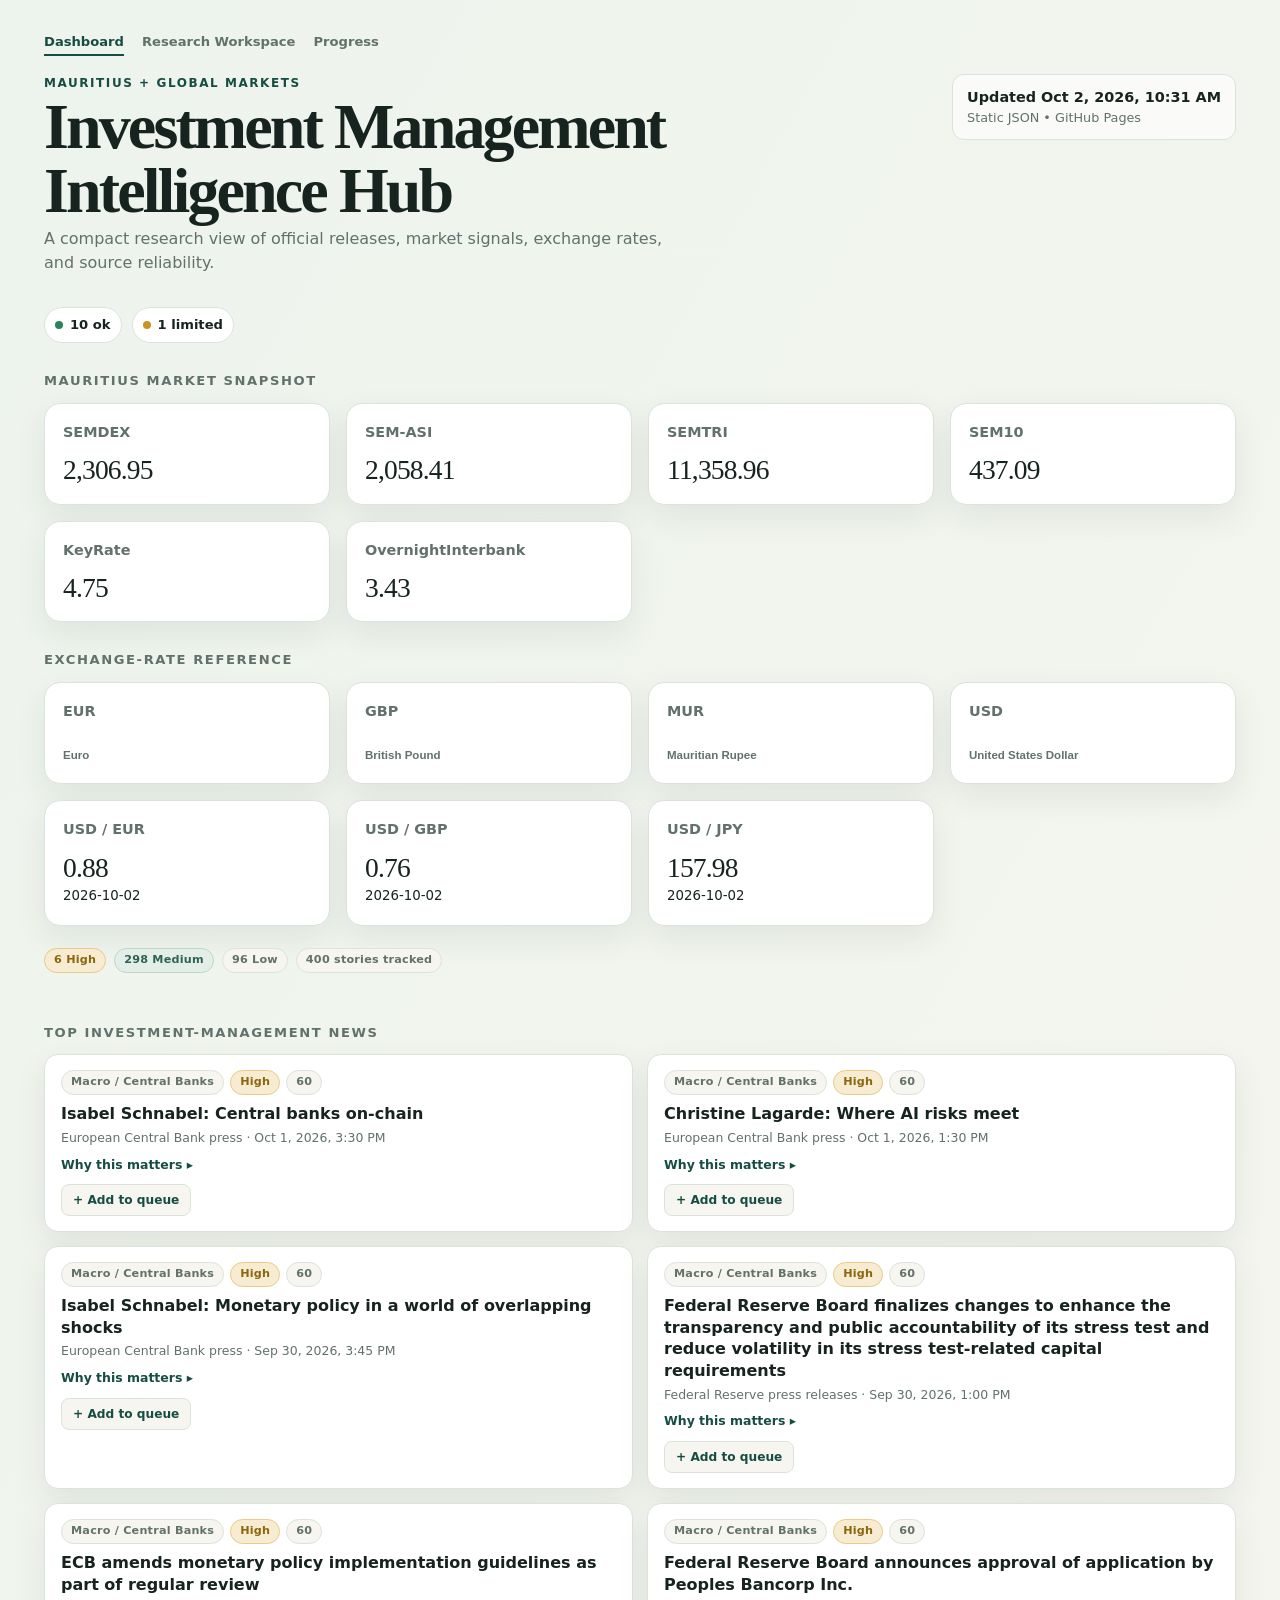
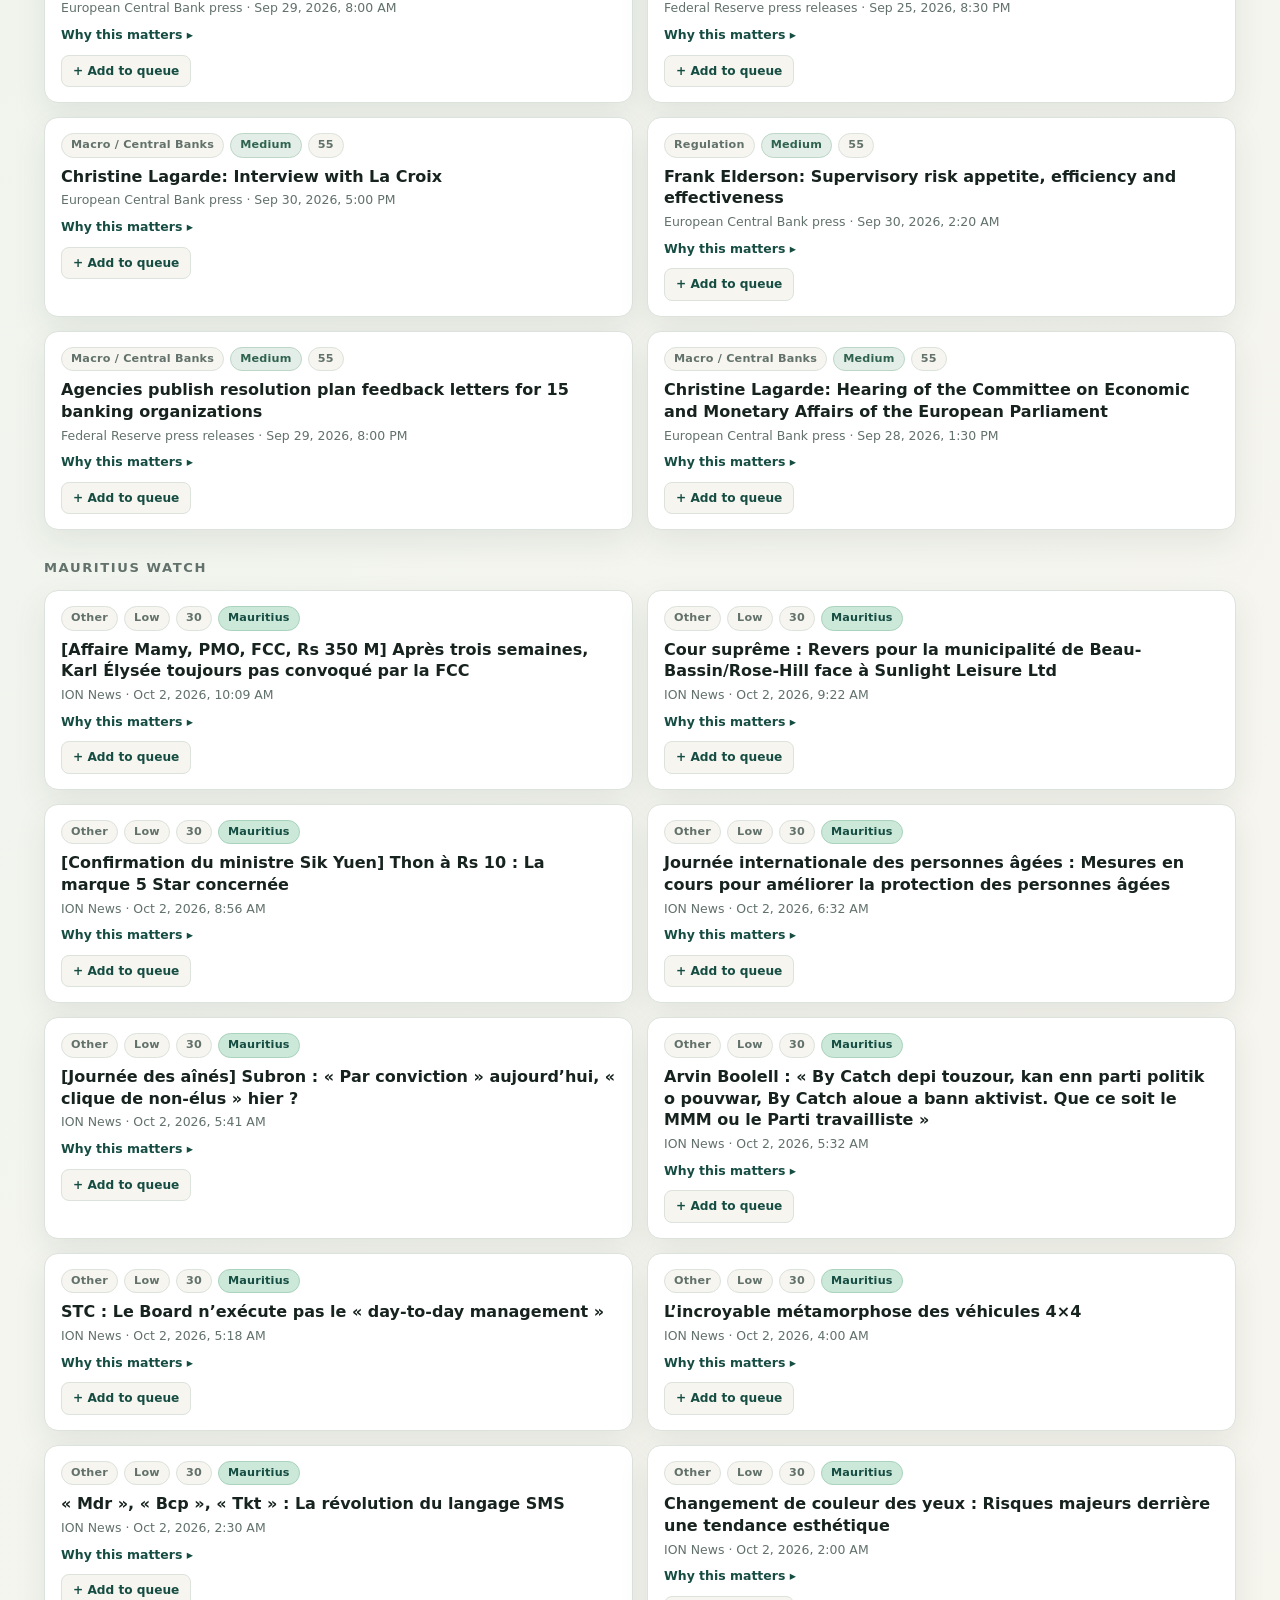
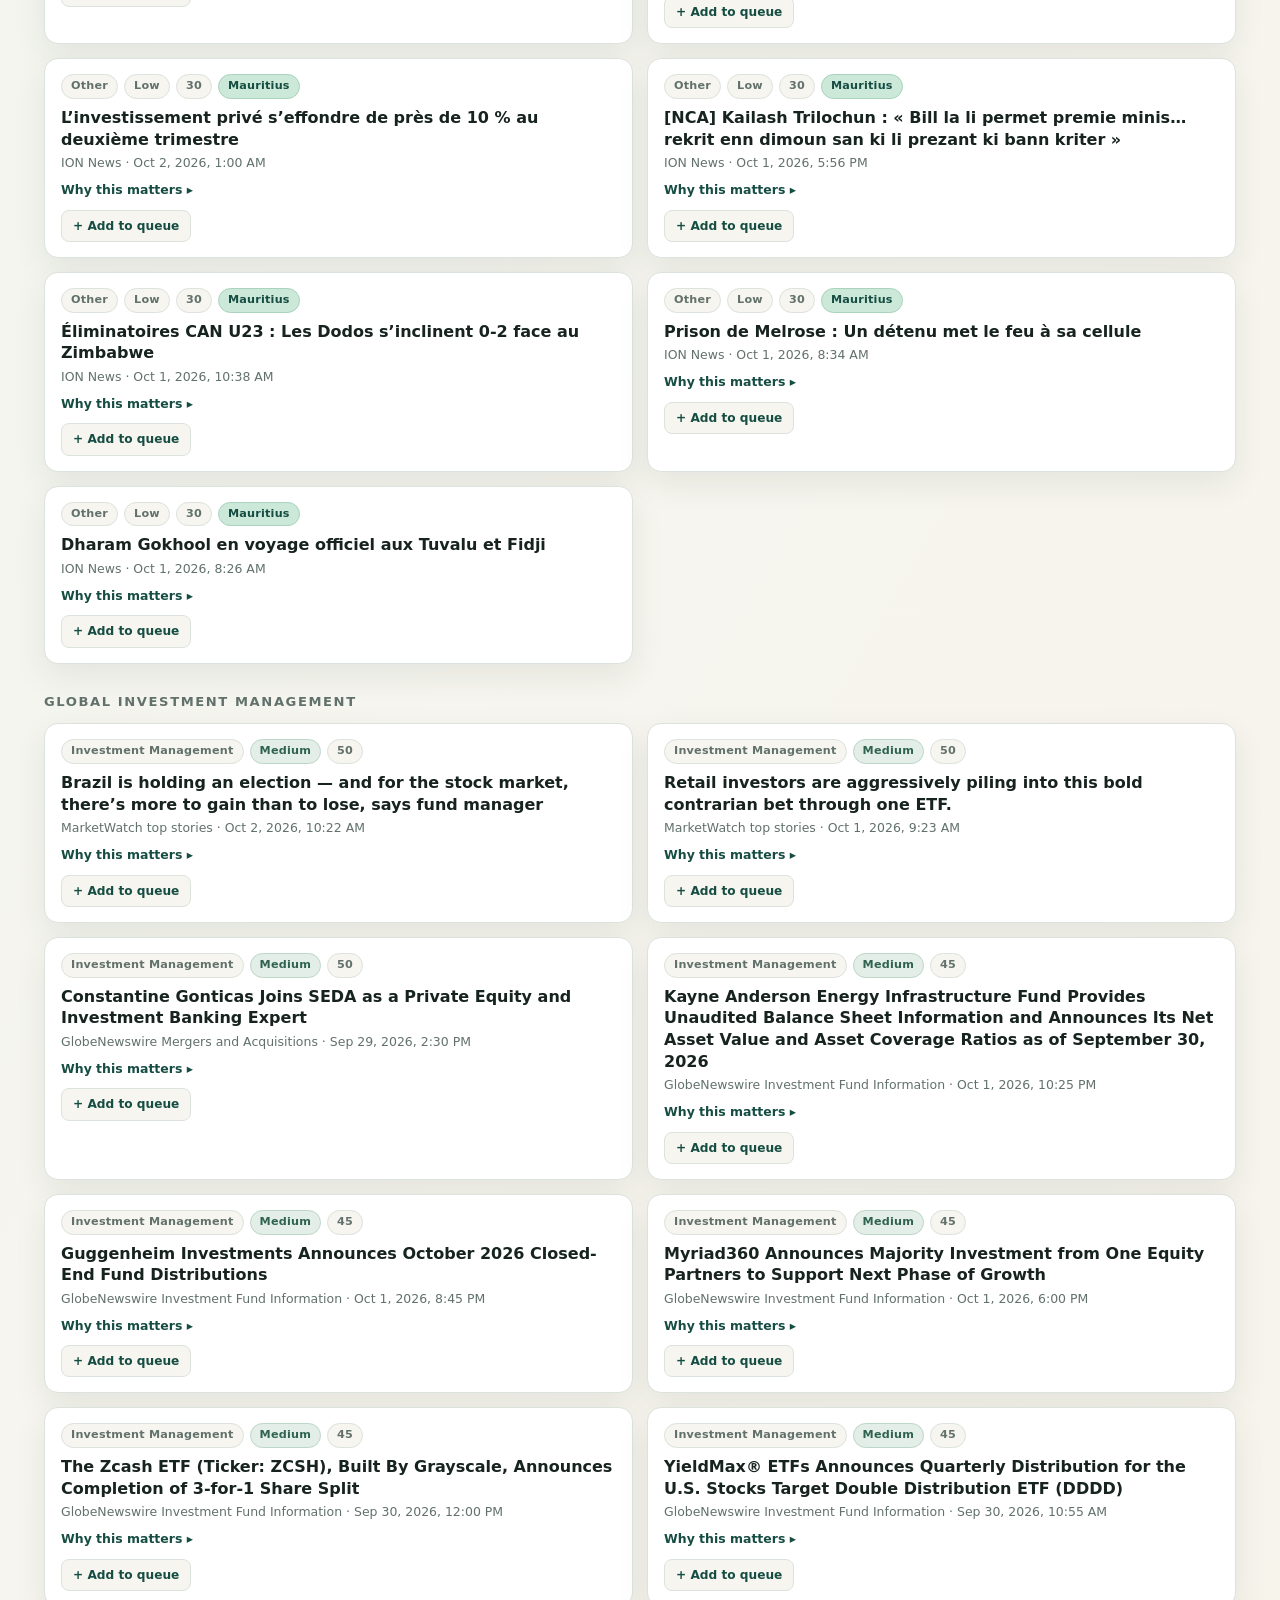
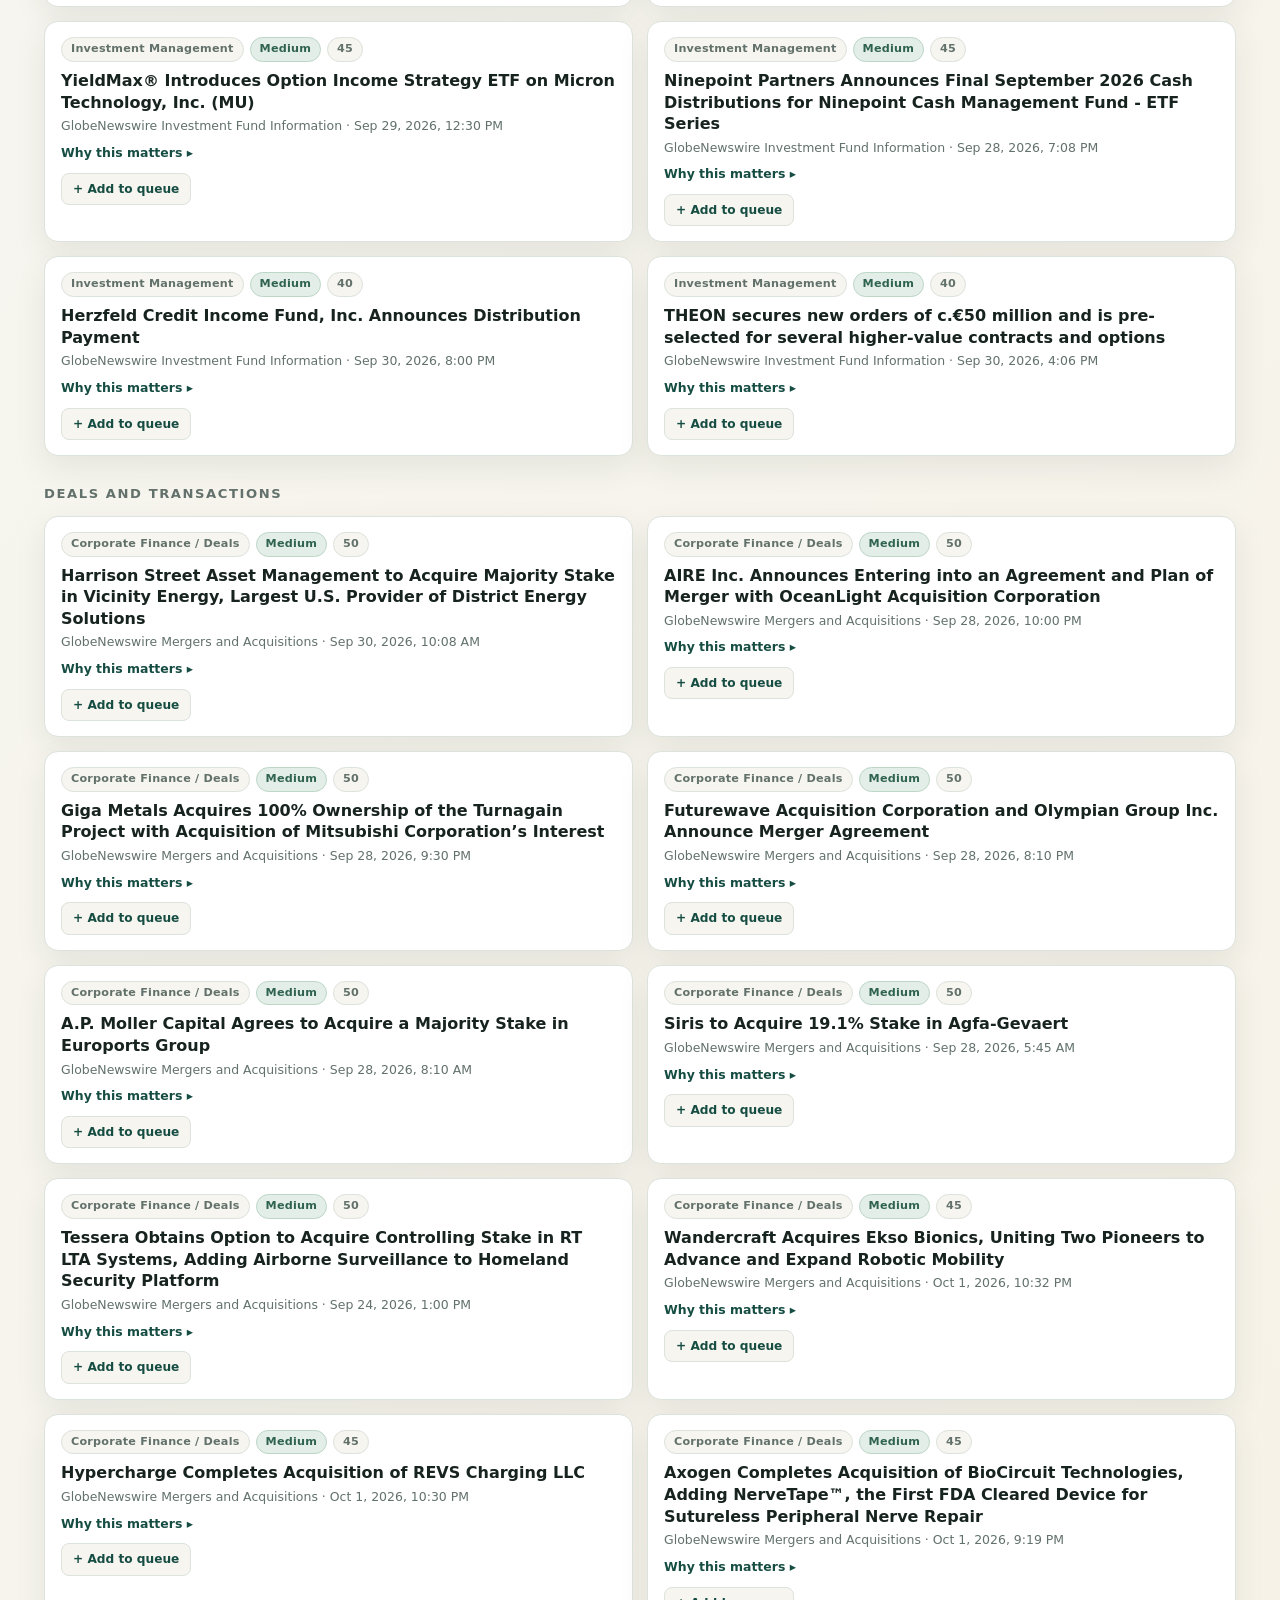
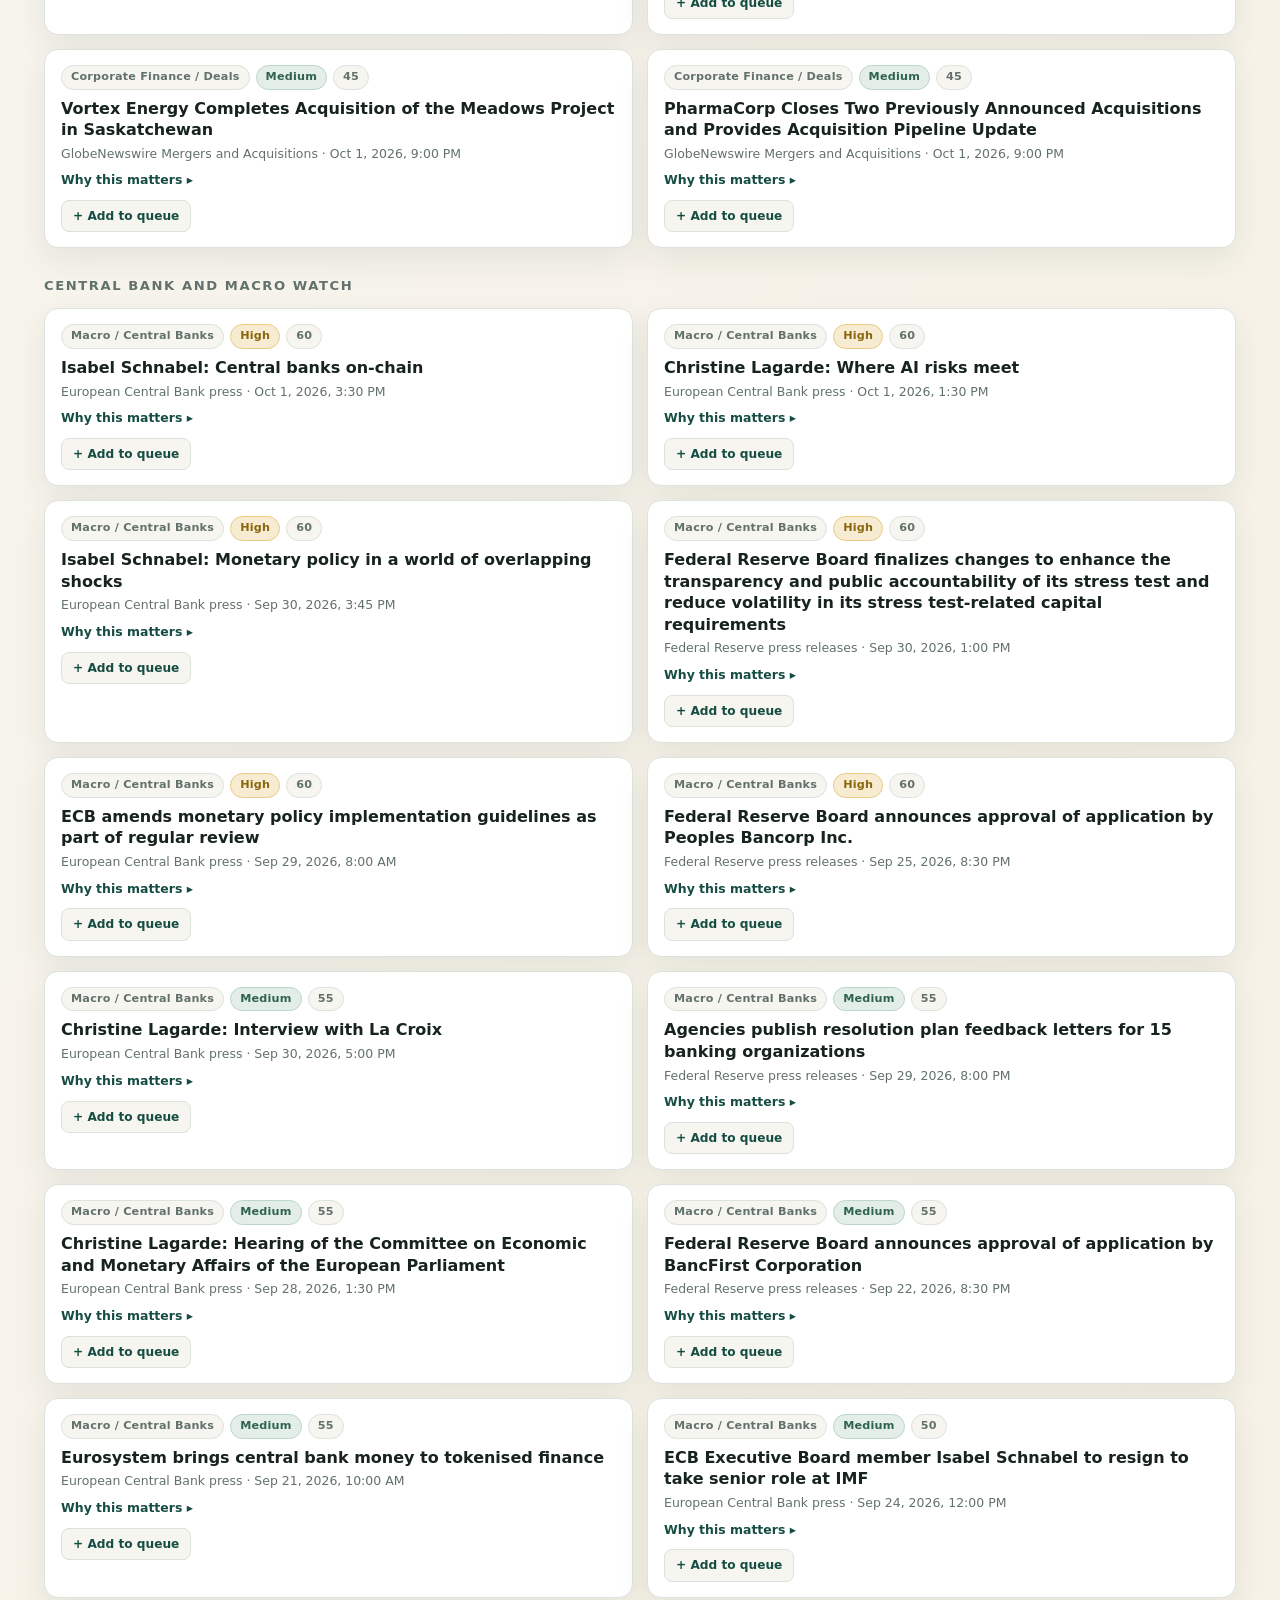
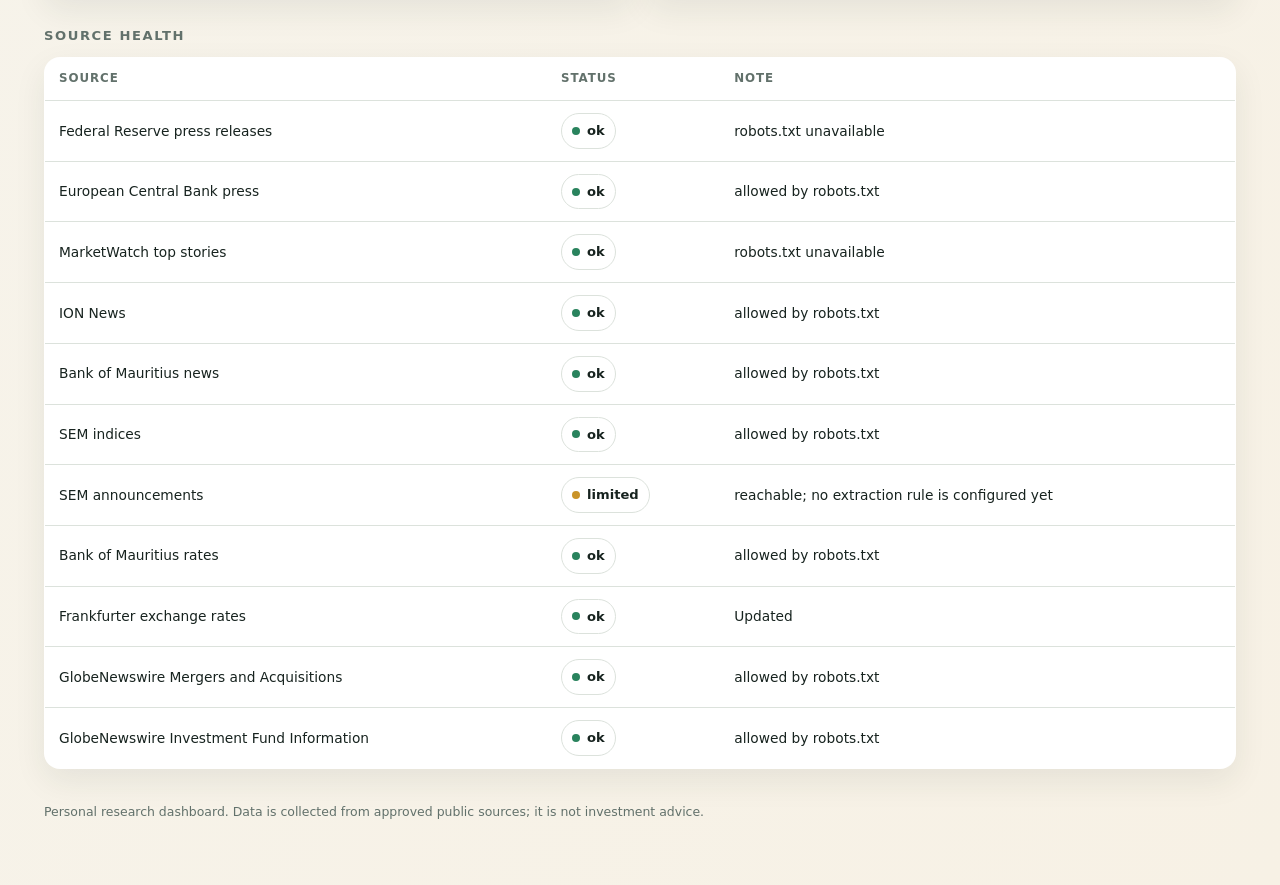
<file: docs/index.html>
<!doctype html>
<html lang="en">
  <head>
    <meta charset="utf-8">
    <meta name="viewport" content="width=device-width, initial-scale=1">
    <meta name="description" content="A personal investment-management intelligence dashboard for Mauritius and global markets.">
    <title>IMI Dashboard</title>
    <link rel="stylesheet" href="style.css">
    <style>
      .shell { max-width:1240px; margin:auto; padding:32px 24px 64px; }
      header { display:flex; justify-content:space-between; align-items:flex-start; gap:24px; padding:0 0 32px; }
      h1 { margin:.18rem 0 .3rem; font-family:Georgia,serif; font-size:clamp(2.1rem,5vw,4rem); line-height:1; letter-spacing:-.045em; }
      .subtitle { margin:0; color:var(--muted); max-width:650px; }
      .stamp { min-width:190px; padding:12px 14px; border:1px solid var(--line); border-radius:12px; background:#ffffffad; font-size:.8rem; color:var(--muted); }
      .stamp strong { display:block; color:var(--ink); font-size:.9rem; }
      .status { display:flex; gap:10px; flex-wrap:wrap; margin:0 0 28px; }
      .badge { display:inline-flex; align-items:center; gap:7px; padding:7px 10px; border-radius:999px; background:var(--panel); border:1px solid var(--line); font-size:.82rem; font-weight:700; }
      .dot { width:8px; height:8px; border-radius:50%; background:var(--muted); } .dot.ok { background:#29835d; } .dot.limited { background:var(--gold); } .dot.error,.dot.skipped { background:var(--red); }
      main { display:grid; gap:28px; }
      section > h2 { margin:0 0 12px; font-size:.82rem; text-transform:uppercase; letter-spacing:.12em; color:var(--muted); }
      .grid { display:grid; gap:16px; grid-template-columns:repeat(4,minmax(0,1fr)); }
      .card { background:var(--panel); border:1px solid var(--line); border-radius:16px; padding:18px; box-shadow:var(--shadow); }
      .card h3 { margin:0 0 12px; font-size:.9rem; color:var(--muted); font-weight:700; }
      .metric { font-family:Georgia,serif; font-size:1.72rem; line-height:1.1; letter-spacing:-.03em; }
      .metric small { font:700 .72rem/1.1 Inter,ui-sans-serif,sans-serif; letter-spacing:0; color:var(--muted); }
      .two { display:grid; grid-template-columns:1.15fr .85fr; gap:24px; }
      .headline-grid { display:grid; grid-template-columns:repeat(2,minmax(0,1fr)); gap:16px; }
      .feed { padding:18px; background:var(--panel); border:1px solid var(--line); border-radius:16px; }
      .feed h3 { margin:0 0 12px; font-size:1rem; } .feed ul { list-style:none; padding:0; margin:0; } .feed li { border-top:1px solid var(--line); padding:11px 0; } .feed li:first-child { border-top:0; padding-top:0; }
      .feed a { font-weight:650; text-decoration:none; } .feed a:hover { color:var(--forest); text-decoration:underline; } .feed time { display:block; color:var(--muted); font-size:.75rem; margin-top:3px; }
      .health { width:100%; border-collapse:collapse; background:var(--panel); border:1px solid var(--line); border-radius:16px; overflow:hidden; box-shadow:var(--shadow); }
      .health th,.health td { padding:12px 14px; text-align:left; border-bottom:1px solid var(--line); font-size:.86rem; } .health th { color:var(--muted); font-size:.74rem; letter-spacing:.08em; text-transform:uppercase; } .health tr:last-child td { border:0; }
      code { font-family:ui-monospace,SFMono-Regular,Menlo,monospace; }
      .intel-grid { display:grid; gap:14px; grid-template-columns:repeat(2,minmax(0,1fr)); }
      .intel-card { background:var(--panel); border:1px solid var(--line); border-radius:14px; padding:15px 16px; box-shadow:var(--shadow); }
      .intel-top { display:flex; align-items:center; gap:6px; flex-wrap:wrap; margin-bottom:8px; }
      .pill { display:inline-flex; align-items:center; padding:3px 9px; border-radius:999px; font-size:.7rem; font-weight:700; letter-spacing:.02em; border:1px solid var(--line); background:var(--paper); color:var(--muted); }
      .pill.imp-critical { background:#f6e3e1; border-color:#e4b6b0; color:#8c332b; }
      .pill.imp-high { background:#f7ecd2; border-color:#e8cb87; color:#8a660f; }
      .pill.imp-medium { background:#e4eee8; border-color:#bcd6c7; color:#2f6350; }
      .pill.imp-low { background:var(--paper); border-color:var(--line); color:var(--muted); }
      .pill.score { font-variant-numeric:tabular-nums; }
      .pill.mu { background:var(--mint); border-color:#a9d3bd; color:var(--forest); }
      .intel-title { display:block; font-weight:650; text-decoration:none; line-height:1.35; margin-bottom:4px; }
      .intel-title:hover { color:var(--forest); text-decoration:underline; }
      .intel-meta { color:var(--muted); font-size:.78rem; margin-bottom:8px; }
      .intel-why summary { cursor:pointer; font-size:.78rem; font-weight:700; color:var(--forest); list-style:none; }
      .intel-why summary::-webkit-details-marker { display:none; }
      .intel-why summary::before { content:"Why this matters ▸"; }
      .intel-why[open] summary::before { content:"Why this matters ▾"; }
      .intel-why dl { margin:10px 0 0; font-size:.82rem; }
      .intel-why dt { font-weight:700; color:var(--ink); margin-top:8px; }
      .intel-why dt:first-child { margin-top:0; }
      .intel-why dd { margin:2px 0 0; color:var(--muted); }
      .intel-actions { margin-top:10px; }
      .add-queue-btn { font:inherit; cursor:pointer; border:1px solid var(--line); background:var(--paper); color:var(--forest); padding:6px 11px; border-radius:8px; font-size:.76rem; font-weight:700; }
      .add-queue-btn:hover { border-color:var(--forest); }
      .add-queue-btn[disabled] { cursor:default; opacity:.7; border-color:var(--line); color:var(--muted); }
      .counts-row { display:flex; gap:8px; flex-wrap:wrap; margin:-6px 0 22px; }
      @media (max-width:850px) { header,.two { display:block; } .stamp { margin-top:20px; } .grid { grid-template-columns:repeat(2,minmax(0,1fr)); } .headline-grid { margin-top:16px; } .intel-grid { grid-template-columns:1fr; } }
      @media (max-width:560px) { .shell { padding:22px 15px 44px; } .grid,.headline-grid { grid-template-columns:1fr; } .health th:nth-child(3),.health td:nth-child(3) { display:none; } }
    </style>
  </head>
  <body>
    <div class="shell">
      <nav class="site-nav">
        <a href="index.html" class="current">Dashboard</a>
        <a href="research.html">Research Workspace</a>
        <a href="progress.html">Progress</a>
      </nav>
      <header>
        <div><div class="eyebrow">Mauritius + Global Markets</div><h1>Investment Management<br>Intelligence Hub</h1><p class="subtitle">A compact research view of official releases, market signals, exchange rates, and source reliability.</p></div>
        <div class="stamp"><strong id="last-updated">Loading data…</strong><span>Static JSON • GitHub Pages</span></div>
      </header>
      <div class="status" id="summary" aria-live="polite"></div>
      <main id="dashboard"><div class="empty">Loading the latest approved source data…</div></main>
      <footer>Personal research dashboard. Data is collected from approved public sources; it is not investment advice.</footer>
    </div>
    <script src="db.js"></script>
    <script>
      const fmt = new Intl.NumberFormat(undefined,{maximumFractionDigits:2});
      const byId = (list,id) => list.find(x => x.id === id);
      const esc = value => String(value ?? "").replace(/[&<>"']/g,c => ({"&":"&amp;","<":"&lt;",">":"&gt;","\"":"&quot;","'":"&#039;"}[c]));
      const time = value => { const date = new Date(value); return Number.isNaN(date) ? "Date unavailable" : date.toLocaleString(undefined,{dateStyle:"medium",timeStyle:"short"}); };
      const statusBadge = (state,count) => `<span class="badge"><i class="dot ${esc(state)}"></i>${esc(count)} ${esc(state)}</span>`;
      const metricCard = (title, value, note="") => `<article class="card"><h3>${esc(title)}</h3><div class="metric">${value === undefined ? "—" : fmt.format(value)}</div>${note ? `<small>${esc(note)}</small>` : ""}</article>`;
      const section = (title, body) => `<section><h2>${esc(title)}</h2>${body}</section>`;

      async function loadJSON(path) {
        const response = await fetch(path, {cache:"no-store"});
        if (!response.ok) throw new Error(`${path} is not available`);
        return response.json();
      }

      function intelCard(item) {
        const imp = String(item.importance || "Low").toLowerCase();
        const when = item.published ? time(item.published) : "Date unavailable";
        return `<article class="intel-card">
          <div class="intel-top">
            <span class="pill">${esc(item.category_label)}</span>
            <span class="pill imp-${esc(imp)}">${esc(item.importance)}</span>
            <span class="pill score" title="Mechanical relevance score, 0-100">${esc(item.score)}</span>
            ${item.mauritius_watch ? `<span class="pill mu">Mauritius</span>` : ""}
          </div>
          <a class="intel-title" href="${esc(item.link)}" target="_blank" rel="noopener noreferrer">${esc(item.title)}</a>
          <div class="intel-meta">${esc(item.source_name)} · ${esc(when)}</div>
          <details class="intel-why">
            <summary></summary>
            <dl>
              <dt>Why it matters</dt><dd>${esc(item.why_it_matters)}</dd>
              <dt>Investment-management angle</dt><dd>${esc(item.investment_management_angle)}</dd>
              <dt>CFA connection</dt><dd>${esc(item.cfa_connection)}</dd>
              <dt>Suggested action</dt><dd>${esc(item.suggested_action)}</dd>
            </dl>
          </details>
          <div class="intel-actions"><button class="add-queue-btn" data-item-id="${esc(item.id)}">+ Add to queue</button></div>
        </article>`;
      }

      function intelSection(title, ids, itemsById) {
        const cards = (ids || []).map(id => itemsById[id]).filter(Boolean).map(intelCard).join("");
        return section(title, `<div class="intel-grid">${cards || `<div class="empty">No items in this bucket yet.</div>`}</div>`);
      }

      function render(latest, status, intel) {
        const state = status.sources || [], data = latest.sources || [];
        const counts = state.reduce((acc,item) => ((acc[item.status]=(acc[item.status]||0)+1),acc),{});
        document.querySelector("#summary").innerHTML = Object.entries(counts).map(([name,count]) => statusBadge(name,count)).join("") || statusBadge("unavailable",0);
        document.querySelector("#last-updated").textContent = latest.generated_at ? `Updated ${time(latest.generated_at)}` : "No generated data yet";
        const sem = byId(data,"sem-indices")?.values || {}, bom = byId(data,"bom-rates")?.values || {};
        const market = Object.entries({...sem,...bom}).map(([name,value]) => metricCard(name,value)).join("") || `<div class="empty">Market values will appear after a successful collection run.</div>`;
        const fx = byId(data,"frankfurter")?.endpoints || {};
        const currencyNames = Object.entries(fx.currencies || {}).map(([code,name]) => `<div class="card"><h3>${esc(code)}</h3><div class="metric"><small>${esc(name)}</small></div></div>`).join("");
        const rates = (fx["usd-rates"] || []).map(rate => metricCard(`USD / ${rate.quote}`,rate.rate,rate.date)).join("");
        const health = state.map(source => `<tr><td>${esc(source.name)}</td><td><span class="badge"><i class="dot ${esc(source.status)}"></i>${esc(source.status)}</span></td><td>${esc(source.message || source.robots || "Updated")}</td></tr>`).join("");

        let countsRow = "", intelBlock;
        if (intel && Array.isArray(intel.items)) {
          const itemsById = Object.fromEntries(intel.items.map(item => [item.id, item]));
          currentIntelItemsById = itemsById;
          const byImportance = (intel.counts && intel.counts.by_importance) || {};
          const chips = ["Critical","High","Medium","Low"].filter(k => byImportance[k]).map(k => `<span class="pill imp-${k.toLowerCase()}">${esc(byImportance[k])} ${esc(k)}</span>`).join("");
          const total = intel.counts ? intel.counts.total : intel.items.length;
          countsRow = `<div class="counts-row">${chips}<span class="pill">${esc(total)} stories tracked</span></div>`;
          const sections = intel.sections || {};
          intelBlock = intelSection("Top investment-management news", sections.top_investment_management, itemsById)
            + intelSection("Mauritius Watch", sections.mauritius_watch, itemsById)
            + intelSection("Global investment management", sections.global_investment_management, itemsById)
            + intelSection("Deals and transactions", sections.deals_and_transactions, itemsById)
            + intelSection("Central bank and macro watch", sections.central_bank_and_macro, itemsById);
        } else {
          const feeds = data.filter(source => Array.isArray(source.items)).map(source => `<article class="feed"><h3>${esc(source.name)}</h3><ul>${source.items.slice(0,5).map(item => `<li><a href="${esc(item.link)}" target="_blank" rel="noopener noreferrer">${esc(item.title)}</a>${item.published ? `<time>${esc(item.published)}</time>` : ""}</li>`).join("")}</ul></article>`).join("") || `<div class="empty">No headlines are available yet.</div>`;
          intelBlock = section("Latest headlines", `<div class="headline-grid">${feeds}</div>`);
        }

        document.querySelector("#dashboard").innerHTML =
          section("Mauritius market snapshot",`<div class="grid">${market}</div>`) +
          section("Exchange-rate reference",`<div class="grid">${currencyNames || rates || `<div class="empty">Exchange-rate data will appear after collection.</div>`}${rates}</div>`) +
          countsRow + intelBlock +
          section("Source health",`<table class="health"><thead><tr><th>Source</th><th>Status</th><th>Note</th></tr></thead><tbody>${health || `<tr><td colspan="3">No status report yet.</td></tr>`}</tbody></table>`);
      }

      // One id -> intelligence-item lookup, refreshed each render(), read by
      // the delegated "Add to queue" click handler below.
      let currentIntelItemsById = {};
      const IMPORTANCE_TO_QUEUE_PRIORITY = { Critical: "High", High: "High", Medium: "Medium", Low: "Low" };

      document.querySelector("#dashboard").addEventListener("click", async (event) => {
        const button = event.target.closest(".add-queue-btn");
        if (!button || button.disabled) return;
        const item = currentIntelItemsById[button.dataset.itemId];
        if (!item) return;
        if (!window.ImiDB) { button.textContent = "Unavailable"; button.disabled = true; return; }
        button.disabled = true;
        button.textContent = "Adding…";
        try {
          await window.ImiDB.addQueueItem({
            title: item.title,
            description: item.why_it_matters,
            category: item.category_label,
            source: item.link,
            priority: IMPORTANCE_TO_QUEUE_PRIORITY[item.importance] || "Medium",
            notes: item.suggested_action,
          });
          button.textContent = "Added ✓";
        } catch (error) {
          button.textContent = "Failed — retry";
          button.disabled = false;
        }
      });

      Promise.allSettled([loadJSON("data/latest.json"), loadJSON("data/status.json"), loadJSON("data/intelligence.json")])
        .then(([latestR, statusR, intelR]) => {
          if (latestR.status !== "fulfilled" || statusR.status !== "fulfilled") {
            throw (latestR.reason || statusR.reason || new Error("Generated data is not available yet."));
          }
          render(latestR.value, statusR.value, intelR.status === "fulfilled" ? intelR.value : null);
        })
        .catch(error => { document.querySelector("#dashboard").innerHTML = `<div class="empty"><strong>Dashboard data is not available yet.</strong><br>${esc(error.message)} Run the <code>update dashboard data</code> workflow, then refresh this page.</div>`; document.querySelector("#last-updated").textContent="Waiting for generated data"; });
    </script>
  </body>
</html>
</file>
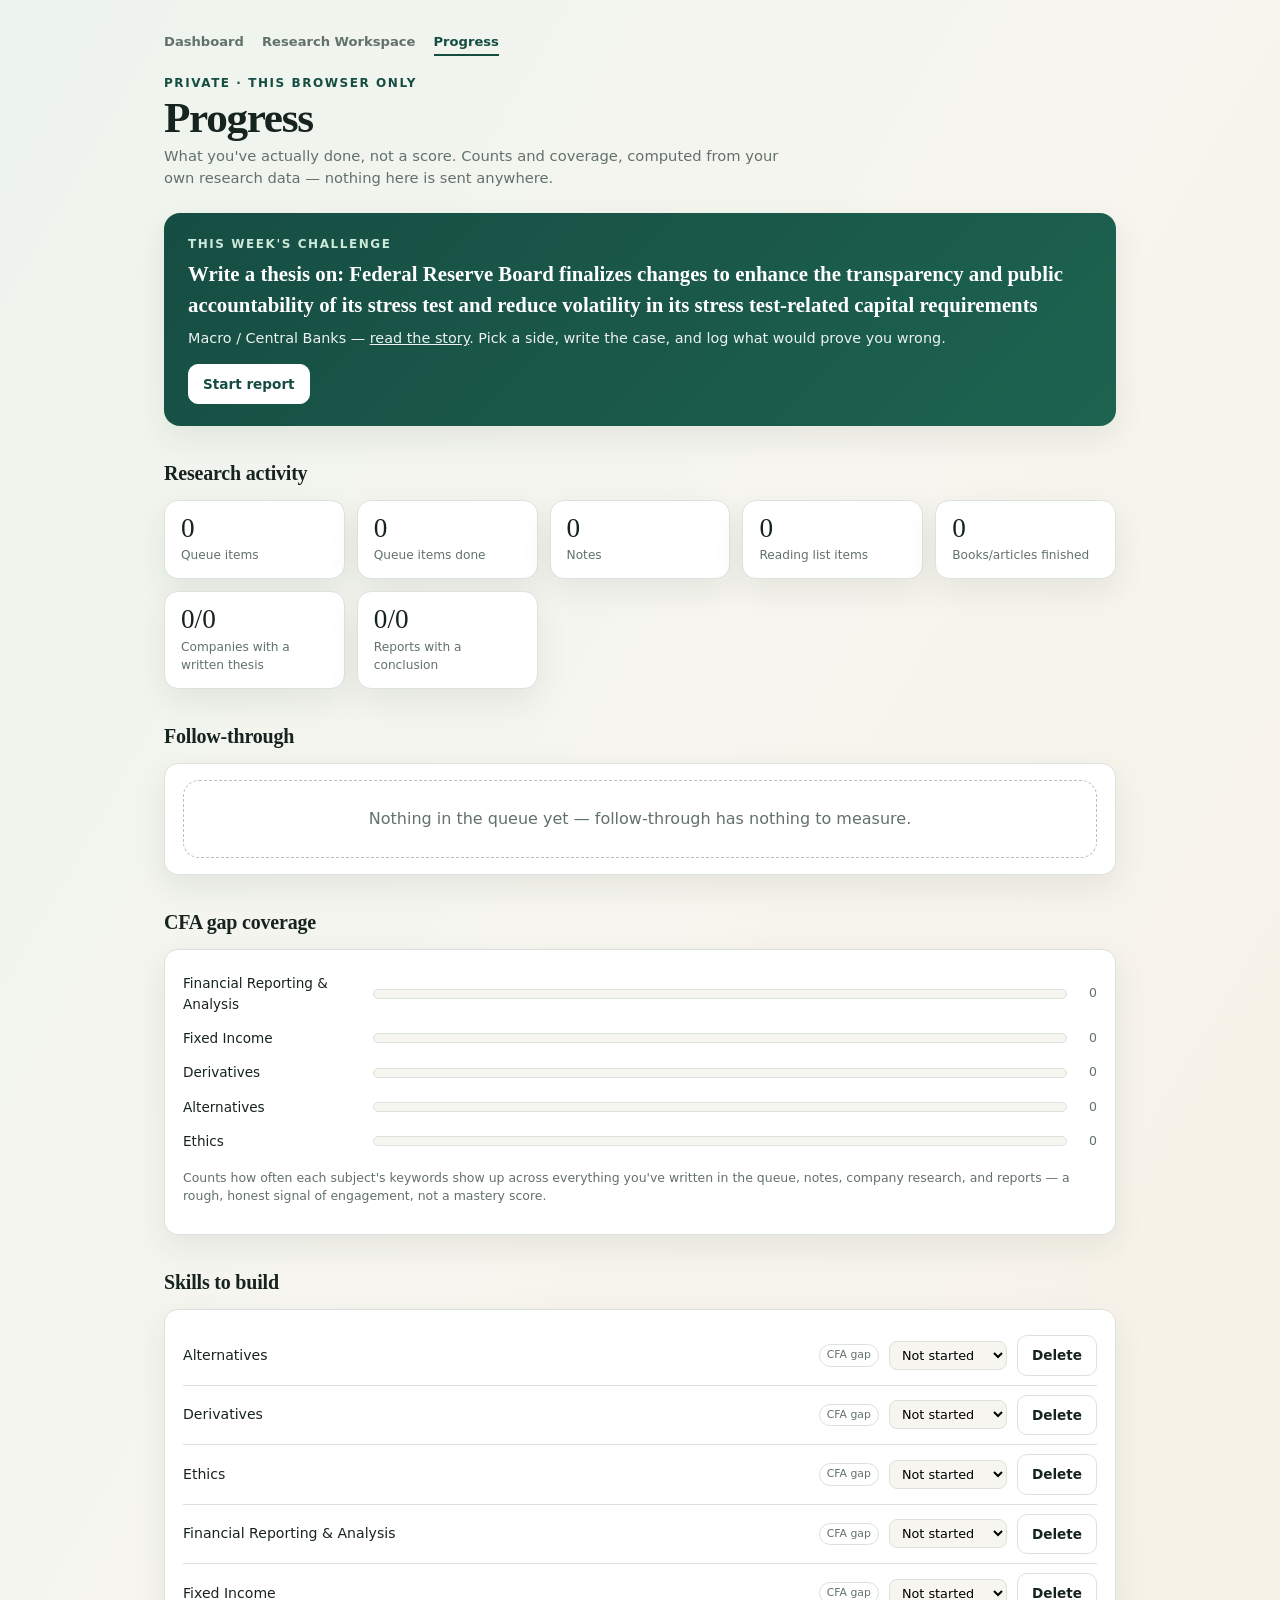
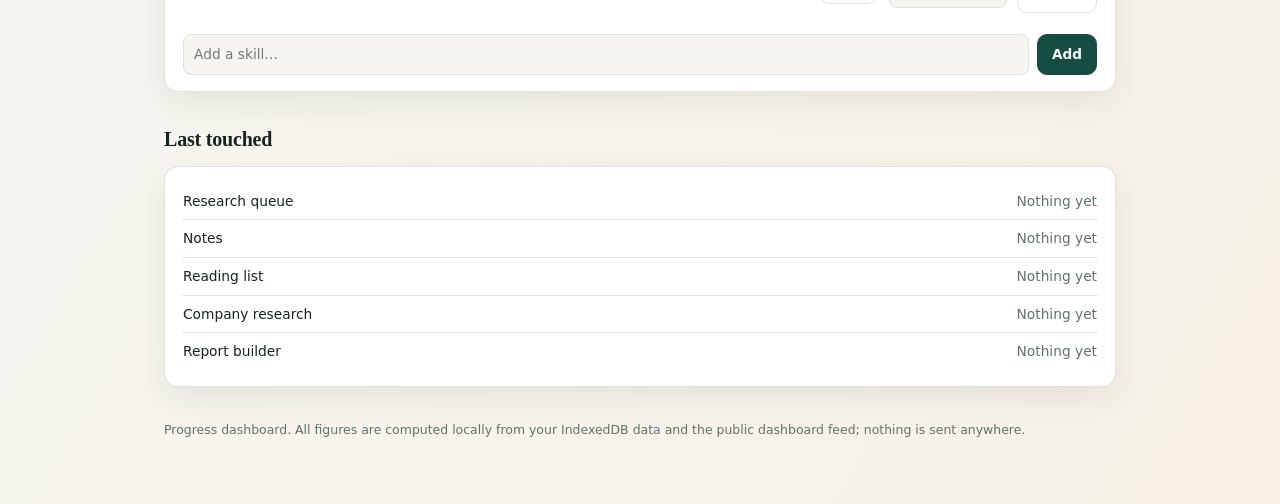
<file: docs/progress.html>
<!doctype html>
<html lang="en">
  <head>
    <meta charset="utf-8">
    <meta name="viewport" content="width=device-width, initial-scale=1">
    <meta name="description" content="Progress dashboard: research activity, CFA gap coverage, skills to build, and this week's research challenge.">
    <title>Progress — IMI Dashboard</title>
    <link rel="stylesheet" href="style.css">
    <style>
      .shell { max-width:1000px; margin:auto; padding:32px 24px 64px; }
      header { padding:0 0 24px; }
      h1 { margin:.18rem 0 .3rem; font-family:Georgia,serif; font-size:clamp(1.8rem,4vw,2.7rem); line-height:1.05; letter-spacing:-.03em; }
      .subtitle { margin:0; color:var(--muted); max-width:620px; font-size:.92rem; }
      h2 { font-family:Georgia,serif; font-size:1.25rem; margin:0 0 12px; letter-spacing:-.01em; }
      section { margin-bottom:32px; }
      .stat-grid { display:grid; gap:12px; grid-template-columns:repeat(auto-fit,minmax(150px,1fr)); }
      .stat-card { background:var(--panel); border:1px solid var(--line); border-radius:14px; padding:14px 16px; box-shadow:var(--shadow); }
      .stat-card .num { font-family:Georgia,serif; font-size:1.7rem; line-height:1; margin-bottom:4px; }
      .stat-card .label { color:var(--muted); font-size:.76rem; }
      .card { background:var(--panel); border:1px solid var(--line); border-radius:14px; padding:16px 18px; box-shadow:var(--shadow); }
      .bar-row { display:grid; grid-template-columns:180px 1fr auto; gap:10px; align-items:center; padding:7px 0; font-size:.85rem; }
      .bar-track { background:var(--paper); border:1px solid var(--line); border-radius:999px; height:10px; overflow:hidden; }
      .bar-fill { background:var(--forest); height:100%; border-radius:999px; }
      .bar-count { color:var(--muted); font-size:.78rem; text-align:right; min-width:20px; }
      .skill-row { display:flex; align-items:center; gap:10px; padding:9px 0; border-bottom:1px solid var(--line); font-size:.88rem; }
      .skill-row:last-child { border-bottom:none; }
      .skill-name { flex:1; }
      .skill-tag { font-size:.68rem; color:var(--muted); border:1px solid var(--line); border-radius:999px; padding:2px 7px; }
      select.prof-select { font:inherit; font-size:.8rem; padding:5px 8px; border-radius:8px; border:1px solid var(--line); background:var(--paper); }
      .add-skill-form { display:flex; gap:8px; margin-top:12px; flex-wrap:wrap; }
      .add-skill-form input { flex:1 1 200px; font:inherit; font-size:.86rem; padding:8px 10px; border:1px solid var(--line); border-radius:8px; background:var(--paper); }
      .recency-table { width:100%; border-collapse:collapse; }
      .recency-table td { padding:8px 0; border-bottom:1px solid var(--line); font-size:.86rem; }
      .recency-table tr:last-child td { border-bottom:none; }
      .recency-table td:last-child { text-align:right; color:var(--muted); }
      .challenge-card { background:linear-gradient(135deg,#164d43,#1d6350); color:#fff; border-radius:16px; padding:22px 24px; box-shadow:var(--shadow); }
      .challenge-card .eyebrow { color:var(--mint); }
      .challenge-card h3 { font-family:Georgia,serif; font-size:1.3rem; margin:.3rem 0 8px; }
      .challenge-card p { margin:0 0 14px; opacity:.92; font-size:.9rem; }
      .challenge-card a.story-link { color:#fff; text-decoration:underline; }
      .challenge-card button { background:#fff; color:var(--forest); border-color:#fff; }
      .challenge-card button:hover { opacity:.9; color:var(--forest); }
      .hint { color:var(--muted); font-size:.78rem; margin-top:10px; }
      @media (max-width:640px) { .bar-row { grid-template-columns:1fr; gap:4px; } .bar-count { text-align:left; } }
    </style>
  </head>
  <body>
    <div class="shell">
      <nav class="site-nav">
        <a href="index.html">Dashboard</a>
        <a href="research.html">Research Workspace</a>
        <a href="progress.html" class="current">Progress</a>
      </nav>
      <header>
        <div class="eyebrow">Private &middot; This Browser Only</div>
        <h1>Progress</h1>
        <p class="subtitle">What you've actually done, not a score. Counts and coverage, computed from your own research data — nothing here is sent anywhere.</p>
      </header>

      <section id="section-challenge"></section>

      <section>
        <h2>Research activity</h2>
        <div class="stat-grid" id="activity-stats"></div>
      </section>

      <section>
        <h2>Follow-through</h2>
        <div class="card" id="follow-through"></div>
      </section>

      <section>
        <h2>CFA gap coverage</h2>
        <div class="card"><div id="cfa-coverage"></div>
        <p class="hint">Counts how often each subject's keywords show up across everything you've written in the queue, notes, company research, and reports — a rough, honest signal of engagement, not a mastery score.</p></div>
      </section>

      <section>
        <h2>Skills to build</h2>
        <div class="card">
          <div id="skills-list"></div>
          <form class="add-skill-form" id="skill-form">
            <input name="name" placeholder="Add a skill…" required>
            <button type="submit" class="primary">Add</button>
          </form>
        </div>
      </section>

      <section>
        <h2>Last touched</h2>
        <div class="card"><table class="recency-table" id="recency-table"></table></div>
      </section>

      <footer>Progress dashboard. All figures are computed locally from your IndexedDB data and the public dashboard feed; nothing is sent anywhere.</footer>
    </div>

    <script src="db.js"></script>
    <script>
      const esc = value => String(value ?? "").replace(/[&<>"']/g, c => ({"&":"&amp;","<":"&lt;",">":"&gt;","\"":"&quot;","'":"&#039;"}[c]));
      const fmtDate = value => { const d = new Date(value); return Number.isNaN(d) ? "" : d.toLocaleDateString(undefined, { dateStyle: "medium" }); };
      const daysAgo = value => {
        const d = new Date(value);
        if (Number.isNaN(d)) return null;
        return Math.floor((Date.now() - d.getTime()) / 86400000);
      };

      // ---- Weekly challenge: deterministic pick from the public feed ----
      function isoWeekNumber(date) {
        const d = new Date(Date.UTC(date.getFullYear(), date.getMonth(), date.getDate()));
        const dayNum = (d.getUTCDay() + 6) % 7;
        d.setUTCDate(d.getUTCDate() - dayNum + 3);
        const firstThursday = new Date(Date.UTC(d.getUTCFullYear(), 0, 4));
        const firstDayNum = (firstThursday.getUTCDay() + 6) % 7;
        firstThursday.setUTCDate(firstThursday.getUTCDate() - firstDayNum + 3);
        return 1 + Math.round((d - firstThursday) / (7 * 86400000));
      }

      async function renderChallenge() {
        const section = document.querySelector("#section-challenge");
        let intel;
        try {
          const res = await fetch("data/intelligence.json", { cache: "no-store" });
          if (!res.ok) throw new Error("not available");
          intel = await res.json();
        } catch {
          section.innerHTML = `<div class="empty">This week's challenge needs the dashboard feed (data/intelligence.json), which isn't available yet.</div>`;
          return;
        }
        const items = Array.isArray(intel.items) ? intel.items : [];
        let candidates = items.filter(i => ["Critical", "High", "Medium"].includes(i.importance));
        if (candidates.length === 0) candidates = items;
        if (candidates.length === 0) {
          section.innerHTML = `<div class="empty">No stories available yet for a challenge — check back after the next data refresh.</div>`;
          return;
        }
        candidates = [...candidates].sort((a, b) => a.id.localeCompare(b.id));
        const index = isoWeekNumber(new Date()) % candidates.length;
        const item = candidates[index];

        section.innerHTML = `<div class="challenge-card">
          <div class="eyebrow">This week's challenge</div>
          <h3>Write a thesis on: ${esc(item.title)}</h3>
          <p>${esc(item.category_label)}${item.mauritius_watch ? " · Mauritius Watch" : ""} — <a class="story-link" href="${esc(item.link)}" target="_blank" rel="noopener noreferrer">read the story</a>. Pick a side, write the case, and log what would prove you wrong.</p>
          <button id="start-report-btn">Start report</button>
        </div>`;

        document.querySelector("#start-report-btn").addEventListener("click", async (e) => {
          const button = e.target;
          button.disabled = true;
          button.textContent = "Starting…";
          try {
            await ImiDB.addReport({
              title: `Thesis: ${item.title}`,
              sources: item.link,
              executiveSummary: "",
            });
            button.textContent = "Draft started ✓ — open it in Report Builder";
          } catch {
            button.textContent = "Failed — retry";
            button.disabled = false;
          }
        });
      }

      // ---- Research activity ----
      function statCard(num, label) {
        return `<div class="stat-card"><div class="num">${esc(num)}</div><div class="label">${esc(label)}</div></div>`;
      }

      async function renderActivity() {
        const [queue, notes, reading, companies, reports] = await Promise.all([
          ImiDB.listQueueItems(), ImiDB.listNotes(), ImiDB.listReadingItems(),
          ImiDB.listCompanies(), ImiDB.listReports(),
        ]);
        const queueDone = queue.filter(i => i.status === "done").length;
        const readingDone = reading.filter(i => i.status === "done").length;
        const companiesWithThesis = companies.filter(c => c.thesis && c.thesis.trim()).length;
        const reportsWithConclusion = reports.filter(r => r.conclusion && r.conclusion.trim()).length;

        document.querySelector("#activity-stats").innerHTML = [
          statCard(queue.length, "Queue items"),
          statCard(queueDone, "Queue items done"),
          statCard(notes.length, "Notes"),
          statCard(reading.length, "Reading list items"),
          statCard(readingDone, "Books/articles finished"),
          statCard(`${companiesWithThesis}/${companies.length}`, "Companies with a written thesis"),
          statCard(`${reportsWithConclusion}/${reports.length}`, "Reports with a conclusion"),
        ].join("");

        return { queue, notes, reading, companies, reports };
      }

      // ---- Follow-through ----
      function renderFollowThrough(queue) {
        const active = queue.filter(i => i.status !== "archived");
        const done = active.filter(i => i.status === "done").length;
        const el = document.querySelector("#follow-through");
        if (active.length === 0) {
          el.innerHTML = `<div class="empty">Nothing in the queue yet — follow-through has nothing to measure.</div>`;
          return;
        }
        const pct = Math.round((done / active.length) * 100);
        el.innerHTML = `
          <div class="bar-row" style="grid-template-columns:1fr auto;">
            <div class="bar-track"><div class="bar-fill" style="width:${pct}%"></div></div>
            <div class="bar-count">${done} / ${active.length} done (${pct}%)</div>
          </div>
          <p class="hint">Archived items are excluded — archiving something on purpose isn't the same as abandoning it.</p>`;
      }

      // ---- CFA gap coverage ----
      const CFA_GAP_KEYWORDS = {
        "Financial Reporting & Analysis": ["financial statement", "balance sheet", "income statement", "cash flow statement", "10-k", "10-q", "earnings report", "gaap", "ifrs", "footnote", "financial reporting"],
        "Fixed Income": ["bond", "fixed income", "yield curve", "credit spread", "coupon", "duration", "treasury note", "corporate bond"],
        "Derivatives": ["derivative", "option", "futures", "forward contract", "swap", "hedge", "strike price"],
        "Alternatives": ["private equity", "hedge fund", "real estate investment", "reit", "venture capital", "commodities", "infrastructure fund", "alternative investment"],
        "Ethics": ["ethics", "code of conduct", "fiduciary", "conflict of interest", "compliance", "insider trading", "governance"],
      };

      function countKeywordHits(text, keywords) {
        const lowered = text.toLowerCase();
        return keywords.reduce((sum, kw) => {
          const pattern = new RegExp(`\\b${kw.replace(/[.*+?^${}()|[\]\\]/g, "\\$&")}\\b`, "g");
          const matches = lowered.match(pattern);
          return sum + (matches ? matches.length : 0);
        }, 0);
      }

      function renderCfaCoverage({ queue, notes, companies, reports }) {
        const corpus = [
          ...queue.map(i => [i.title, i.description, i.notes].join(" ")),
          ...notes.map(i => [i.title, i.body].join(" ")),
          ...companies.map(c => [c.company, c.sector, c.thesis, c.bullCase, c.bearCase, c.risks, c.catalysts, c.metrics, c.notes, c.sources].join(" ")),
          ...reports.map(r => [r.title, r.executiveSummary, r.background, r.financialInformation, r.strategy, r.valuation, r.risks, r.catalysts, r.thesis, r.whatCouldProveMeWrong, r.conclusion, r.sources].join(" ")),
        ].join(" \n ");

        const counts = Object.entries(CFA_GAP_KEYWORDS).map(([subject, keywords]) => [subject, countKeywordHits(corpus, keywords)]);
        const max = Math.max(1, ...counts.map(([, c]) => c));
        document.querySelector("#cfa-coverage").innerHTML = counts.map(([subject, count]) => `
          <div class="bar-row">
            <div>${esc(subject)}</div>
            <div class="bar-track"><div class="bar-fill" style="width:${(count / max) * 100}%"></div></div>
            <div class="bar-count">${count}</div>
          </div>`).join("");
      }

      // ---- Skills to build ----
      async function renderSkills() {
        const skills = await ImiDB.listSkills();
        skills.sort((a, b) => (a.source === "cfa-gap" ? 0 : 1) - (b.source === "cfa-gap" ? 0 : 1) || a.name.localeCompare(b.name));
        const list = document.querySelector("#skills-list");
        list.innerHTML = skills.map(skill => `
          <div class="skill-row" data-id="${esc(skill.id)}">
            <span class="skill-name">${esc(skill.name)}</span>
            ${skill.source === "cfa-gap" ? `<span class="skill-tag">CFA gap</span>` : ""}
            <select class="prof-select" data-action="proficiency">
              ${["Not started", "In progress", "Comfortable"].map(p => `<option value="${p}" ${p === skill.proficiency ? "selected" : ""}>${p}</option>`).join("")}
            </select>
            <button class="danger" data-action="delete">Delete</button>
          </div>`).join("") || `<div class="empty">No skills tracked yet.</div>`;

        list.querySelectorAll(".skill-row").forEach(row => {
          const id = row.dataset.id;
          row.querySelector('[data-action="proficiency"]').addEventListener("change", async (e) => {
            await ImiDB.updateSkill(id, { proficiency: e.target.value });
          });
          row.querySelector('[data-action="delete"]').addEventListener("click", async () => {
            await ImiDB.deleteSkill(id);
            renderSkills();
          });
        });
      }

      document.querySelector("#skill-form").addEventListener("submit", async (e) => {
        e.preventDefault();
        const form = e.target;
        const name = new FormData(form).get("name");
        if (!name || !name.trim()) return;
        await ImiDB.addSkill({ name: name.trim(), source: "custom" });
        form.reset();
        renderSkills();
      });

      // ---- Last touched ----
      function latestTimestamp(items, fields) {
        let latest = null;
        for (const item of items) {
          for (const field of fields) {
            const value = item[field];
            if (!value) continue;
            if (!latest || value > latest) latest = value;
          }
        }
        return latest;
      }

      function renderRecency({ queue, notes, reading, companies, reports }) {
        const rows = [
          ["Research queue", latestTimestamp(queue, ["dateAdded"])],
          ["Notes", latestTimestamp(notes, ["updatedAt"])],
          ["Reading list", latestTimestamp(reading, ["addedAt"])],
          ["Company research", latestTimestamp(companies, ["updatedAt"])],
          ["Report builder", latestTimestamp(reports, ["updatedAt"])],
        ];
        document.querySelector("#recency-table").innerHTML = rows.map(([label, ts]) => {
          const age = ts ? daysAgo(ts) : null;
          const text = ts ? (age === 0 ? "Today" : age === 1 ? "1 day ago" : `${age} days ago`) : "Nothing yet";
          return `<tr><td>${esc(label)}</td><td>${esc(text)}</td></tr>`;
        }).join("");
      }

      // ---- Boot ----
      async function boot() {
        if (!("indexedDB" in window)) {
          document.querySelector(".shell").innerHTML = `<div class="empty"><strong>Your browser does not support IndexedDB.</strong><br>This page needs it to read your locally stored research data.</div>`;
          return;
        }
        await ImiDB.ensureDefaultSkills();
        renderChallenge();
        const data = await renderActivity();
        renderFollowThrough(data.queue);
        renderCfaCoverage(data);
        renderSkills();
        renderRecency(data);
      }

      boot();
    </script>
  </body>
</html>
</file>
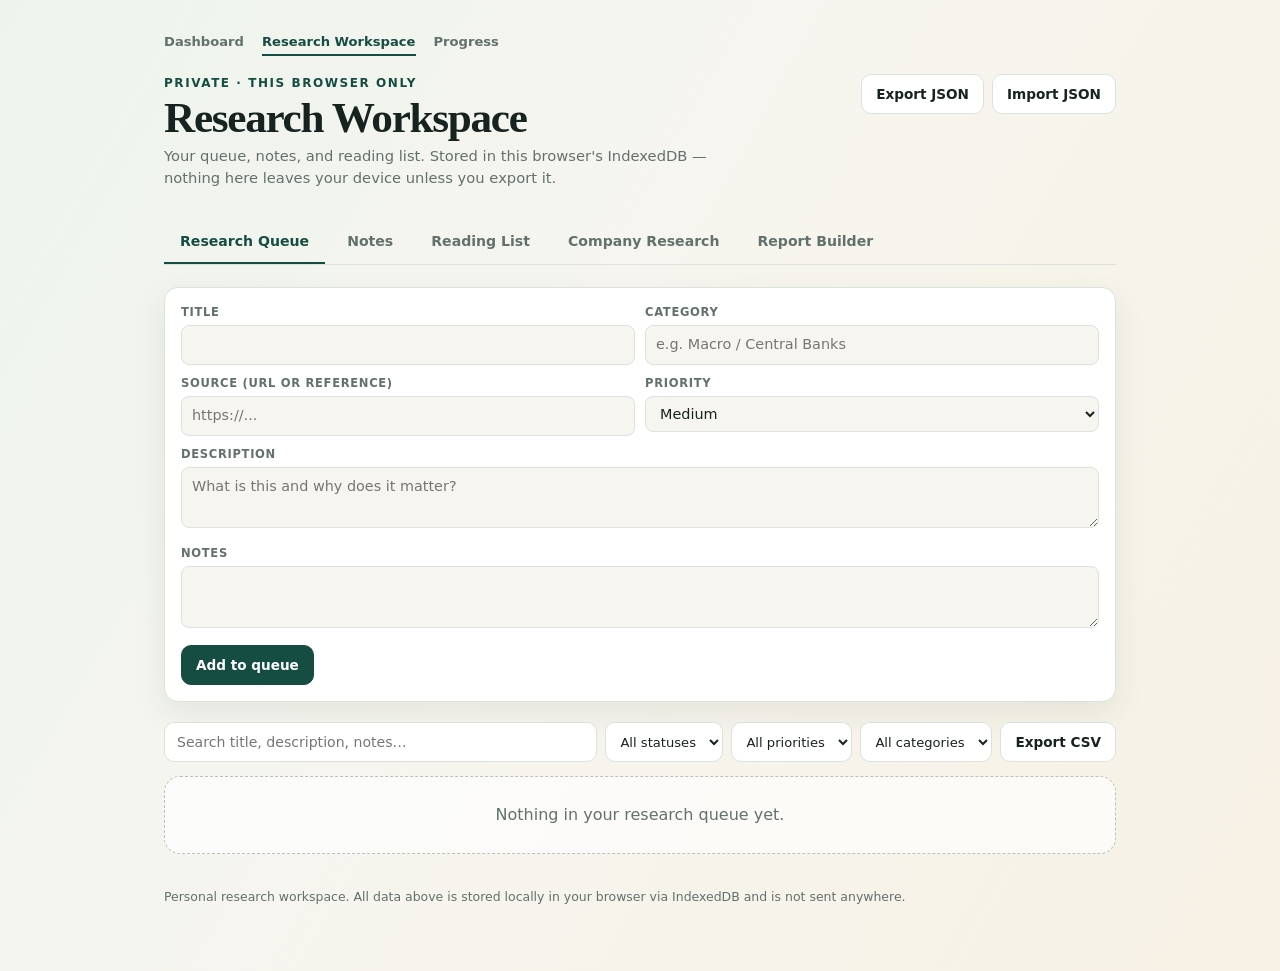
<file: docs/research.html>
<!doctype html>
<html lang="en">
  <head>
    <meta charset="utf-8">
    <meta name="viewport" content="width=device-width, initial-scale=1">
    <meta name="description" content="Private research workspace: queue, notes, and reading list, stored locally in this browser.">
    <title>Research Workspace — IMI Dashboard</title>
    <link rel="stylesheet" href="style.css">
    <style>
      .shell { max-width:1000px; margin:auto; padding:32px 24px 64px; }
      header { display:flex; justify-content:space-between; align-items:flex-start; gap:20px; padding:0 0 24px; flex-wrap:wrap; }
      h1 { margin:.18rem 0 .3rem; font-family:Georgia,serif; font-size:clamp(1.8rem,4vw,2.7rem); line-height:1.05; letter-spacing:-.03em; }
      .subtitle { margin:0; color:var(--muted); max-width:560px; font-size:.92rem; }
      .toolbar { display:flex; gap:8px; flex-wrap:wrap; align-items:flex-start; }
      .tabs { display:flex; gap:6px; margin:8px 0 22px; border-bottom:1px solid var(--line); }
      .tab { padding:10px 16px; font-weight:700; font-size:.88rem; color:var(--muted); background:none; border:none; border-bottom:2px solid transparent; border-radius:0; }
      .tab.active { color:var(--forest); border-bottom-color:var(--forest); }
      .panel { display:none; }
      .panel.active { display:block; }
      form.add-form { display:grid; gap:10px; grid-template-columns:repeat(2,minmax(0,1fr)); background:var(--panel); border:1px solid var(--line); border-radius:14px; padding:16px; margin-bottom:20px; box-shadow:var(--shadow); }
      form.add-form .full { grid-column:1 / -1; }
      form.add-form label { display:block; font-size:.72rem; font-weight:700; text-transform:uppercase; letter-spacing:.06em; color:var(--muted); margin-bottom:4px; }
      form.add-form input, form.add-form select, form.add-form textarea { width:100%; font:inherit; font-size:.9rem; padding:8px 10px; border:1px solid var(--line); border-radius:8px; background:var(--paper); color:var(--ink); }
      form.add-form textarea { resize:vertical; min-height:52px; }
      .cards { display:grid; gap:12px; }
      .card { background:var(--panel); border:1px solid var(--line); border-radius:14px; padding:14px 16px; box-shadow:var(--shadow); }
      .card-top { display:flex; justify-content:space-between; align-items:flex-start; gap:10px; margin-bottom:6px; }
      .card-title { font-weight:700; font-size:.98rem; }
      .card-meta { color:var(--muted); font-size:.78rem; margin:2px 0 8px; }
      .card-body { font-size:.88rem; color:var(--ink); white-space:pre-wrap; }
      .card-actions { display:flex; gap:8px; flex-wrap:wrap; margin-top:10px; align-items:center; }
      .pill { display:inline-flex; align-items:center; padding:3px 9px; border-radius:999px; font-size:.7rem; font-weight:700; border:1px solid var(--line); background:var(--paper); color:var(--muted); }
      .pill.High, .pill.high { background:#f7ecd2; border-color:#e8cb87; color:#8a660f; }
      .pill.Low, .pill.low { background:var(--paper); border-color:var(--line); color:var(--muted); }
      .pill.Medium, .pill.medium { background:#e4eee8; border-color:#bcd6c7; color:#2f6350; }
      select.status-select { font:inherit; font-size:.78rem; padding:5px 8px; border-radius:8px; border:1px solid var(--line); background:var(--paper); }
      .filter-bar { display:flex; gap:8px; flex-wrap:wrap; margin-bottom:14px; }
      .filter-bar input[type=search] { flex:1 1 220px; font:inherit; font-size:.88rem; padding:8px 12px; border:1px solid var(--line); border-radius:10px; background:var(--panel); color:var(--ink); }
      .filter-bar select { font:inherit; font-size:.82rem; padding:7px 10px; border:1px solid var(--line); border-radius:10px; background:var(--panel); color:var(--ink); }
      .hint { color:var(--muted); font-size:.78rem; margin:-10px 0 18px; }
      input[type=file] { display:none; }
      @media (max-width:640px) { form.add-form { grid-template-columns:1fr; } header { flex-direction:column; } .filter-bar { flex-direction:column; } .filter-bar input[type=search], .filter-bar select { flex:1 1 auto; width:100%; } }
    </style>
  </head>
  <body>
    <div class="shell">
      <nav class="site-nav">
        <a href="index.html">Dashboard</a>
        <a href="research.html" class="current">Research Workspace</a>
        <a href="progress.html">Progress</a>
      </nav>
      <header>
        <div>
          <div class="eyebrow">Private &middot; This Browser Only</div>
          <h1>Research Workspace</h1>
          <p class="subtitle">Your queue, notes, and reading list. Stored in this browser's IndexedDB — nothing here leaves your device unless you export it.</p>
        </div>
        <div class="toolbar">
          <button id="export-btn" class="btn">Export JSON</button>
          <button id="import-btn" class="btn">Import JSON</button>
          <input type="file" id="import-file" accept="application/json">
        </div>
      </header>

      <nav class="tabs" id="tabs">
        <button class="tab active" data-tab="queue">Research Queue</button>
        <button class="tab" data-tab="notes">Notes</button>
        <button class="tab" data-tab="reading">Reading List</button>
        <button class="tab" data-tab="companies">Company Research</button>
        <button class="tab" data-tab="reports">Report Builder</button>
      </nav>

      <section class="panel active" id="panel-queue">
        <form class="add-form" id="queue-form">
          <div><label>Title</label><input name="title" required></div>
          <div><label>Category</label><input name="category" placeholder="e.g. Macro / Central Banks"></div>
          <div><label>Source (URL or reference)</label><input name="source" placeholder="https://..."></div>
          <div><label>Priority</label><select name="priority"><option>Low</option><option selected>Medium</option><option>High</option></select></div>
          <div class="full"><label>Description</label><textarea name="description" placeholder="What is this and why does it matter?"></textarea></div>
          <div class="full"><label>Notes</label><textarea name="notes"></textarea></div>
          <div class="full" style="display:flex;gap:8px;">
            <button type="submit" class="primary" id="queue-submit">Add to queue</button>
            <button type="button" class="btn" id="queue-cancel" hidden>Cancel edit</button>
          </div>
        </form>
        <div class="filter-bar">
          <input type="search" id="queue-search" placeholder="Search title, description, notes…">
          <select id="queue-filter-status">
            <option value="">All statuses</option>
            <option value="todo">todo</option><option value="in-progress">in-progress</option><option value="done">done</option><option value="archived">archived</option>
          </select>
          <select id="queue-filter-priority"><option value="">All priorities</option><option>Low</option><option>Medium</option><option>High</option></select>
          <select id="queue-filter-category"><option value="">All categories</option></select>
          <button type="button" class="btn" id="queue-csv-btn">Export CSV</button>
        </div>
        <div class="cards" id="queue-list"></div>
      </section>

      <section class="panel" id="panel-notes">
        <form class="add-form" id="notes-form">
          <div class="full"><label>Title</label><input name="title" required></div>
          <div class="full"><label>Note</label><textarea name="body" style="min-height:100px"></textarea></div>
          <div class="full" style="display:flex;gap:8px;">
            <button type="submit" class="primary" id="notes-submit">Add note</button>
            <button type="button" class="btn" id="notes-cancel" hidden>Cancel edit</button>
          </div>
        </form>
        <div class="filter-bar"><input type="search" id="notes-search" placeholder="Search notes…"></div>
        <div class="cards" id="notes-list"></div>
      </section>

      <section class="panel" id="panel-reading">
        <form class="add-form" id="reading-form">
          <div><label>Title</label><input name="title" required></div>
          <div><label>Author</label><input name="author"></div>
          <div><label>Importance</label><select name="importance"><option>Low</option><option selected>Medium</option><option>High</option></select></div>
          <div><label>Difficulty</label><select name="difficulty"><option>Low</option><option selected>Medium</option><option>High</option></select></div>
          <div><label>Priority</label><select name="priority"><option>Low</option><option selected>Medium</option><option>High</option></select></div>
          <div><label>Expected learning</label><input name="expectedLearning" placeholder="What should this teach you?"></div>
          <div class="full" style="display:flex;gap:8px;">
            <button type="submit" class="primary" id="reading-submit">Add to reading list</button>
            <button type="button" class="btn" id="reading-cancel" hidden>Cancel edit</button>
          </div>
        </form>
        <div class="filter-bar">
          <input type="search" id="reading-search" placeholder="Search title, author, expected learning…">
          <select id="reading-filter-status"><option value="">All statuses</option><option value="unread">unread</option><option value="reading">reading</option><option value="done">done</option></select>
          <select id="reading-filter-priority"><option value="">All priorities</option><option>Low</option><option>Medium</option><option>High</option></select>
          <select id="reading-filter-importance"><option value="">All importance</option><option>Low</option><option>Medium</option><option>High</option></select>
          <select id="reading-filter-difficulty"><option value="">All difficulty</option><option>Low</option><option>Medium</option><option>High</option></select>
        </div>
        <div class="cards" id="reading-list"></div>
      </section>

      <section class="panel" id="panel-companies">
        <form class="add-form" id="companies-form">
          <div><label>Company</label><input name="company" required></div>
          <div><label>Ticker</label><input name="ticker" placeholder="e.g. MCBG.MU"></div>
          <div><label>Country</label><input name="country"></div>
          <div><label>Sector</label><input name="sector"></div>
          <div class="full"><label>Thesis</label><textarea name="thesis"></textarea></div>
          <div><label>Bull case</label><textarea name="bullCase"></textarea></div>
          <div><label>Bear case</label><textarea name="bearCase"></textarea></div>
          <div><label>Risks</label><textarea name="risks"></textarea></div>
          <div><label>Catalysts</label><textarea name="catalysts"></textarea></div>
          <div class="full"><label>Key metrics</label><textarea name="metrics" placeholder="e.g. P/E 8x, ROE 15%, net debt/EBITDA 1.2x"></textarea></div>
          <div class="full"><label>Notes</label><textarea name="notes"></textarea></div>
          <div class="full"><label>Sources</label><textarea name="sources" placeholder="Links or references, one per line"></textarea></div>
          <div class="full" style="display:flex;gap:8px;">
            <button type="submit" class="primary" id="companies-submit">Add company</button>
            <button type="button" class="btn" id="companies-cancel" hidden>Cancel edit</button>
          </div>
        </form>
        <div class="filter-bar"><input type="search" id="companies-search" placeholder="Search company, ticker, thesis, sector, country…"></div>
        <div class="cards" id="companies-list"></div>
      </section>

      <section class="panel" id="panel-reports">
        <form class="add-form" id="reports-form">
          <div class="full"><label>Report title</label><input name="title" required></div>
          <div class="full"><label>Company (optional)</label><select name="companyId" id="reports-company-select"><option value="">— Standalone, no linked company —</option></select></div>
          <div class="full"><label>Executive summary</label><textarea name="executiveSummary" style="min-height:70px"></textarea></div>
          <div class="full"><label>Background</label><textarea name="background"></textarea></div>
          <div class="full"><label>Financial information</label><textarea name="financialInformation"></textarea></div>
          <div class="full"><label>Strategy</label><textarea name="strategy"></textarea></div>
          <div class="full"><label>Valuation</label><textarea name="valuation"></textarea></div>
          <div class="full"><label>Risks</label><textarea name="risks"></textarea></div>
          <div class="full"><label>Catalysts</label><textarea name="catalysts"></textarea></div>
          <div class="full"><label>Thesis</label><textarea name="thesis"></textarea></div>
          <div class="full"><label>What could prove me wrong</label><textarea name="whatCouldProveMeWrong"></textarea></div>
          <div class="full"><label>Conclusion</label><textarea name="conclusion"></textarea></div>
          <div class="full"><label>Sources</label><textarea name="sources" placeholder="Links or references, one per line"></textarea></div>
          <div class="full" style="display:flex;gap:8px;">
            <button type="submit" class="primary" id="reports-submit">Add report</button>
            <button type="button" class="btn" id="reports-cancel" hidden>Cancel edit</button>
          </div>
        </form>
        <div class="filter-bar"><input type="search" id="reports-search" placeholder="Search title, executive summary, thesis, conclusion…"></div>
        <div class="cards" id="reports-list"></div>
      </section>

      <footer>Personal research workspace. All data above is stored locally in your browser via IndexedDB and is not sent anywhere.</footer>
    </div>

    <script src="db.js"></script>
    <script>
      const esc = value => String(value ?? "").replace(/[&<>"']/g, c => ({"&":"&amp;","<":"&lt;",">":"&gt;","\"":"&quot;","'":"&#039;"}[c]));
      const fmtDate = value => { const d = new Date(value); return Number.isNaN(d) ? "" : d.toLocaleDateString(undefined, { dateStyle: "medium" }); };

      // Populate a form's named fields from a record without relying on
      // form.fieldName (an input named "title" collides with the built-in
      // HTMLElement.title property in some engines) -- always go through
      // querySelector, same as the submit handlers already do via FormData.
      function populateForm(form, data) {
        for (const key of Object.keys(data)) {
          const el = form.querySelector(`[name="${key}"]`);
          if (el) el.value = data[key] ?? "";
        }
      }

      // Matches an item against a free-text search term across a set of
      // its fields. Empty term always matches (no filter applied).
      function matchesSearch(fields, term) {
        if (!term) return true;
        return fields.filter(Boolean).join(" \n ").toLowerCase().includes(term.trim().toLowerCase());
      }

      function csvEscape(value) {
        const text = String(value ?? "");
        return /[",\n]/.test(text) ? `"${text.replace(/"/g, '""')}"` : text;
      }

      function downloadText(filename, mimeType, text) {
        const blob = new Blob([text], { type: mimeType });
        const url = URL.createObjectURL(blob);
        const a = document.createElement("a");
        a.href = url;
        a.download = filename;
        document.body.appendChild(a);
        a.click();
        a.remove();
        URL.revokeObjectURL(url);
      }

      // ---- Tabs ----
      document.querySelectorAll(".tab").forEach(tab => {
        tab.addEventListener("click", () => {
          document.querySelectorAll(".tab").forEach(t => t.classList.remove("active"));
          document.querySelectorAll(".panel").forEach(p => p.classList.remove("active"));
          tab.classList.add("active");
          document.querySelector(`#panel-${tab.dataset.tab}`).classList.add("active");
        });
      });

      // ---- Research queue ----
      let editingQueueId = null;
      let queueFilters = { search: "", status: "", priority: "", category: "" };

      function queueCard(item) {
        return `<article class="card" data-id="${esc(item.id)}">
          <div class="card-top">
            <div>
              <div class="card-title">${esc(item.title)}</div>
              <div class="card-meta">${item.category ? esc(item.category) + " · " : ""}Added ${esc(fmtDate(item.dateAdded))}${item.source ? ` · <a href="${esc(item.source)}" target="_blank" rel="noopener noreferrer">source</a>` : ""}</div>
            </div>
            <span class="pill ${esc(item.priority)}">${esc(item.priority)}</span>
          </div>
          ${item.description ? `<div class="card-body">${esc(item.description)}</div>` : ""}
          ${item.notes ? `<div class="card-body" style="color:var(--muted);margin-top:6px">${esc(item.notes)}</div>` : ""}
          <div class="card-actions">
            <select class="status-select" data-action="status">
              ${["todo", "in-progress", "done", "archived"].map(s => `<option value="${s}" ${s === item.status ? "selected" : ""}>${s}</option>`).join("")}
            </select>
            <button data-action="edit">Edit</button>
            <button class="danger" data-action="delete">Delete</button>
          </div>
        </article>`;
      }

      async function renderQueue() {
        const all = await ImiDB.listQueueItems();

        // Category filter options are whatever categories are actually in use.
        const categorySelect = document.querySelector("#queue-filter-category");
        const categories = [...new Set(all.map(i => i.category).filter(Boolean))].sort();
        const previousCategoryValue = categorySelect.value;
        categorySelect.innerHTML = `<option value="">All categories</option>` +
          categories.map(c => `<option value="${esc(c)}">${esc(c)}</option>`).join("");
        if (categories.includes(previousCategoryValue)) categorySelect.value = previousCategoryValue;
        queueFilters.category = categorySelect.value;

        const items = all.filter(item =>
          matchesSearch([item.title, item.description, item.notes, item.category], queueFilters.search) &&
          (!queueFilters.status || item.status === queueFilters.status) &&
          (!queueFilters.priority || item.priority === queueFilters.priority) &&
          (!queueFilters.category || item.category === queueFilters.category)
        );
        items.sort((a, b) => (b.dateAdded || "").localeCompare(a.dateAdded || ""));
        const list = document.querySelector("#queue-list");
        list.innerHTML = items.map(queueCard).join("") ||
          `<div class="empty">${all.length ? "No queue items match your search or filters." : "Nothing in your research queue yet."}</div>`;
        list.querySelectorAll(".card").forEach(card => {
          const id = card.dataset.id;
          card.querySelector('[data-action="status"]').addEventListener("change", async (e) => {
            await ImiDB.updateQueueItem(id, { status: e.target.value });
          });
          card.querySelector('[data-action="delete"]').addEventListener("click", async () => {
            await ImiDB.deleteQueueItem(id);
            renderQueue();
          });
          card.querySelector('[data-action="edit"]').addEventListener("click", () => {
            const item = all.find(x => x.id === id);
            if (!item) return;
            populateForm(document.querySelector("#queue-form"), item);
            editingQueueId = id;
            document.querySelector("#queue-submit").textContent = "Save changes";
            document.querySelector("#queue-cancel").hidden = false;
            document.querySelector("#panel-queue").scrollIntoView?.({ behavior: "smooth", block: "start" });
          });
        });
      }

      function resetQueueForm() {
        document.querySelector("#queue-form").reset();
        editingQueueId = null;
        document.querySelector("#queue-submit").textContent = "Add to queue";
        document.querySelector("#queue-cancel").hidden = true;
      }

      document.querySelector("#queue-cancel").addEventListener("click", resetQueueForm);

      document.querySelector("#queue-form").addEventListener("submit", async (e) => {
        e.preventDefault();
        const form = e.target;
        const data = Object.fromEntries(new FormData(form).entries());
        if (!data.title.trim()) return;
        if (editingQueueId) {
          await ImiDB.updateQueueItem(editingQueueId, data);
        } else {
          await ImiDB.addQueueItem(data);
        }
        resetQueueForm();
        renderQueue();
      });

      document.querySelector("#queue-search").addEventListener("input", (e) => { queueFilters.search = e.target.value; renderQueue(); });
      document.querySelector("#queue-filter-status").addEventListener("change", (e) => { queueFilters.status = e.target.value; renderQueue(); });
      document.querySelector("#queue-filter-priority").addEventListener("change", (e) => { queueFilters.priority = e.target.value; renderQueue(); });
      document.querySelector("#queue-filter-category").addEventListener("change", (e) => { queueFilters.category = e.target.value; renderQueue(); });

      document.querySelector("#queue-csv-btn").addEventListener("click", async () => {
        const all = await ImiDB.listQueueItems();
        const items = all.filter(item =>
          matchesSearch([item.title, item.description, item.notes, item.category], queueFilters.search) &&
          (!queueFilters.status || item.status === queueFilters.status) &&
          (!queueFilters.priority || item.priority === queueFilters.priority) &&
          (!queueFilters.category || item.category === queueFilters.category)
        );
        const columns = ["title", "description", "category", "source", "dateAdded", "priority", "status", "notes"];
        const rows = [columns.join(",")].concat(
          items.map(item => columns.map(col => csvEscape(item[col])).join(","))
        );
        downloadText(`imi-research-queue-${new Date().toISOString().slice(0, 10)}.csv`, "text/csv", rows.join("\n"));
      });

      // ---- Notes ----
      let editingNoteId = null;
      let notesFilters = { search: "" };

      function noteCard(item) {
        return `<article class="card" data-id="${esc(item.id)}">
          <div class="card-top">
            <div class="card-title">${esc(item.title)}</div>
          </div>
          <div class="card-meta">Updated ${esc(fmtDate(item.updatedAt))}</div>
          <div class="card-body">${esc(item.body)}</div>
          <div class="card-actions">
            <button data-action="edit">Edit</button>
            <button class="danger" data-action="delete">Delete</button>
          </div>
        </article>`;
      }

      async function renderNotes() {
        const all = await ImiDB.listNotes();
        const items = all.filter(item => matchesSearch([item.title, item.body], notesFilters.search));
        items.sort((a, b) => (b.updatedAt || "").localeCompare(a.updatedAt || ""));
        const list = document.querySelector("#notes-list");
        list.innerHTML = items.map(noteCard).join("") ||
          `<div class="empty">${all.length ? "No notes match your search." : "No notes yet."}</div>`;
        list.querySelectorAll(".card").forEach(card => {
          const id = card.dataset.id;
          card.querySelector('[data-action="delete"]').addEventListener("click", async () => {
            await ImiDB.deleteNote(id);
            renderNotes();
          });
          card.querySelector('[data-action="edit"]').addEventListener("click", () => {
            const item = all.find(x => x.id === id);
            if (!item) return;
            populateForm(document.querySelector("#notes-form"), item);
            editingNoteId = id;
            document.querySelector("#notes-submit").textContent = "Save changes";
            document.querySelector("#notes-cancel").hidden = false;
            document.querySelector("#panel-notes").scrollIntoView?.({ behavior: "smooth", block: "start" });
          });
        });
      }

      function resetNoteForm() {
        document.querySelector("#notes-form").reset();
        editingNoteId = null;
        document.querySelector("#notes-submit").textContent = "Add note";
        document.querySelector("#notes-cancel").hidden = true;
      }

      document.querySelector("#notes-cancel").addEventListener("click", resetNoteForm);

      document.querySelector("#notes-form").addEventListener("submit", async (e) => {
        e.preventDefault();
        const form = e.target;
        const data = Object.fromEntries(new FormData(form).entries());
        if (!data.title.trim()) return;
        if (editingNoteId) {
          await ImiDB.updateNote(editingNoteId, data);
        } else {
          await ImiDB.addNote(data);
        }
        resetNoteForm();
        renderNotes();
      });

      document.querySelector("#notes-search").addEventListener("input", (e) => { notesFilters.search = e.target.value; renderNotes(); });

      // ---- Reading list ----
      let editingReadingId = null;
      let readingFilters = { search: "", status: "", priority: "", importance: "", difficulty: "" };

      function readingCard(item) {
        return `<article class="card" data-id="${esc(item.id)}">
          <div class="card-top">
            <div>
              <div class="card-title">${esc(item.title)}</div>
              <div class="card-meta">${item.author ? esc(item.author) + " · " : ""}Added ${esc(fmtDate(item.addedAt))}</div>
            </div>
            <span class="pill ${esc(item.priority)}">${esc(item.priority)}</span>
          </div>
          <div class="card-meta">Importance: ${esc(item.importance)} &middot; Difficulty: ${esc(item.difficulty)}</div>
          ${item.expectedLearning ? `<div class="card-body">${esc(item.expectedLearning)}</div>` : ""}
          <div class="card-actions">
            <select class="status-select" data-action="status">
              ${["unread", "reading", "done"].map(s => `<option value="${s}" ${s === item.status ? "selected" : ""}>${s}</option>`).join("")}
            </select>
            <button data-action="edit">Edit</button>
            <button class="danger" data-action="delete">Delete</button>
          </div>
        </article>`;
      }

      async function renderReading() {
        const all = await ImiDB.listReadingItems();
        const items = all.filter(item =>
          matchesSearch([item.title, item.author, item.expectedLearning], readingFilters.search) &&
          (!readingFilters.status || item.status === readingFilters.status) &&
          (!readingFilters.priority || item.priority === readingFilters.priority) &&
          (!readingFilters.importance || item.importance === readingFilters.importance) &&
          (!readingFilters.difficulty || item.difficulty === readingFilters.difficulty)
        );
        items.sort((a, b) => (b.addedAt || "").localeCompare(a.addedAt || ""));
        const list = document.querySelector("#reading-list");
        list.innerHTML = items.map(readingCard).join("") ||
          `<div class="empty">${all.length ? "No reading-list items match your search or filters." : "Your reading list is empty."}</div>`;
        list.querySelectorAll(".card").forEach(card => {
          const id = card.dataset.id;
          card.querySelector('[data-action="status"]').addEventListener("change", async (e) => {
            await ImiDB.updateReadingItem(id, { status: e.target.value });
          });
          card.querySelector('[data-action="delete"]').addEventListener("click", async () => {
            await ImiDB.deleteReadingItem(id);
            renderReading();
          });
          card.querySelector('[data-action="edit"]').addEventListener("click", () => {
            const item = all.find(x => x.id === id);
            if (!item) return;
            populateForm(document.querySelector("#reading-form"), item);
            editingReadingId = id;
            document.querySelector("#reading-submit").textContent = "Save changes";
            document.querySelector("#reading-cancel").hidden = false;
            document.querySelector("#panel-reading").scrollIntoView?.({ behavior: "smooth", block: "start" });
          });
        });
      }

      function resetReadingForm() {
        document.querySelector("#reading-form").reset();
        editingReadingId = null;
        document.querySelector("#reading-submit").textContent = "Add to reading list";
        document.querySelector("#reading-cancel").hidden = true;
      }

      document.querySelector("#reading-cancel").addEventListener("click", resetReadingForm);

      document.querySelector("#reading-form").addEventListener("submit", async (e) => {
        e.preventDefault();
        const form = e.target;
        const data = Object.fromEntries(new FormData(form).entries());
        if (!data.title.trim()) return;
        if (editingReadingId) {
          await ImiDB.updateReadingItem(editingReadingId, data);
        } else {
          await ImiDB.addReadingItem(data);
        }
        resetReadingForm();
        renderReading();
      });

      document.querySelector("#reading-search").addEventListener("input", (e) => { readingFilters.search = e.target.value; renderReading(); });
      document.querySelector("#reading-filter-status").addEventListener("change", (e) => { readingFilters.status = e.target.value; renderReading(); });
      document.querySelector("#reading-filter-priority").addEventListener("change", (e) => { readingFilters.priority = e.target.value; renderReading(); });
      document.querySelector("#reading-filter-importance").addEventListener("change", (e) => { readingFilters.importance = e.target.value; renderReading(); });
      document.querySelector("#reading-filter-difficulty").addEventListener("change", (e) => { readingFilters.difficulty = e.target.value; renderReading(); });

      // ---- Company research ----
      let editingCompanyId = null;
      let companiesFilters = { search: "" };

      function companyCard(item) {
        return `<article class="card" data-id="${esc(item.id)}">
          <div class="card-top">
            <div>
              <div class="card-title">${esc(item.company)}${item.ticker ? ` <span style="color:var(--muted);font-weight:400;">(${esc(item.ticker)})</span>` : ""}</div>
              <div class="card-meta">${[item.sector, item.country].filter(Boolean).map(esc).join(" · ")}${item.updatedAt ? ` · Updated ${esc(fmtDate(item.updatedAt))}` : ""}</div>
            </div>
          </div>
          ${item.thesis ? `<div class="card-body">${esc(item.thesis)}</div>` : ""}
          <details class="intel-why" style="margin-top:8px;">
            <summary>Bull / bear / risks / catalysts / metrics</summary>
            <dl>
              ${item.bullCase ? `<dt>Bull case</dt><dd>${esc(item.bullCase)}</dd>` : ""}
              ${item.bearCase ? `<dt>Bear case</dt><dd>${esc(item.bearCase)}</dd>` : ""}
              ${item.risks ? `<dt>Risks</dt><dd>${esc(item.risks)}</dd>` : ""}
              ${item.catalysts ? `<dt>Catalysts</dt><dd>${esc(item.catalysts)}</dd>` : ""}
              ${item.metrics ? `<dt>Key metrics</dt><dd>${esc(item.metrics)}</dd>` : ""}
              ${item.notes ? `<dt>Notes</dt><dd>${esc(item.notes)}</dd>` : ""}
              ${item.sources ? `<dt>Sources</dt><dd>${esc(item.sources)}</dd>` : ""}
            </dl>
          </details>
          <div class="card-actions">
            <button data-action="edit">Edit</button>
            <button class="danger" data-action="delete">Delete</button>
          </div>
        </article>`;
      }

      async function renderCompanies() {
        const all = await ImiDB.listCompanies();
        const items = all.filter(item =>
          matchesSearch([item.company, item.ticker, item.thesis, item.sector, item.country], companiesFilters.search)
        );
        items.sort((a, b) => (b.updatedAt || "").localeCompare(a.updatedAt || ""));
        const list = document.querySelector("#companies-list");
        list.innerHTML = items.map(companyCard).join("") ||
          `<div class="empty">${all.length ? "No companies match your search." : "No companies in your research file yet."}</div>`;
        list.querySelectorAll(".card").forEach(card => {
          const id = card.dataset.id;
          card.querySelector('[data-action="delete"]').addEventListener("click", async () => {
            await ImiDB.deleteCompany(id);
            renderCompanies();
            renderReports(); // a linked report may need its company dropdown refreshed
          });
          card.querySelector('[data-action="edit"]').addEventListener("click", async () => {
            const item = all.find(x => x.id === id);
            if (!item) return;
            populateForm(document.querySelector("#companies-form"), item);
            editingCompanyId = id;
            document.querySelector("#companies-submit").textContent = "Save changes";
            document.querySelector("#companies-cancel").hidden = false;
            document.querySelector("#panel-companies").scrollIntoView?.({ behavior: "smooth", block: "start" });
          });
        });
      }

      function resetCompanyForm() {
        document.querySelector("#companies-form").reset();
        editingCompanyId = null;
        document.querySelector("#companies-submit").textContent = "Add company";
        document.querySelector("#companies-cancel").hidden = true;
      }

      document.querySelector("#companies-cancel").addEventListener("click", resetCompanyForm);

      document.querySelector("#companies-form").addEventListener("submit", async (e) => {
        e.preventDefault();
        const form = e.target;
        const data = Object.fromEntries(new FormData(form).entries());
        if (!data.company.trim()) return;
        if (editingCompanyId) {
          await ImiDB.updateCompany(editingCompanyId, data);
        } else {
          await ImiDB.addCompany(data);
        }
        resetCompanyForm();
        renderCompanies();
        renderReports(); // company name/ticker may have changed; refresh the dropdown
      });

      document.querySelector("#companies-search").addEventListener("input", (e) => { companiesFilters.search = e.target.value; renderCompanies(); });

      // ---- Report builder ----
      let editingReportId = null;
      let reportsFilters = { search: "" };

      function reportCard(item, companiesById) {
        const linkedCompany = item.companyId ? companiesById[item.companyId] : null;
        const sections = [
          ["Executive summary", item.executiveSummary], ["Background", item.background],
          ["Financial information", item.financialInformation], ["Strategy", item.strategy],
          ["Valuation", item.valuation], ["Risks", item.risks], ["Catalysts", item.catalysts],
          ["Thesis", item.thesis], ["What could prove me wrong", item.whatCouldProveMeWrong],
          ["Conclusion", item.conclusion], ["Sources", item.sources],
        ].filter(([, value]) => value);
        return `<article class="card" data-id="${esc(item.id)}">
          <div class="card-top">
            <div>
              <div class="card-title">${esc(item.title)}</div>
              <div class="card-meta">${linkedCompany ? `${esc(linkedCompany.company)} · ` : ""}Updated ${esc(fmtDate(item.updatedAt))}</div>
            </div>
          </div>
          ${item.executiveSummary ? `<div class="card-body">${esc(item.executiveSummary)}</div>` : ""}
          <details class="intel-why" style="margin-top:8px;">
            <summary>Full report</summary>
            <dl>${sections.map(([label, value]) => `<dt>${esc(label)}</dt><dd>${esc(value)}</dd>`).join("")}</dl>
          </details>
          <div class="card-actions">
            <button data-action="edit">Edit</button>
            <button class="danger" data-action="delete">Delete</button>
          </div>
        </article>`;
      }

      async function renderReports() {
        const [all, companies] = await Promise.all([ImiDB.listReports(), ImiDB.listCompanies()]);
        const companiesById = Object.fromEntries(companies.map(c => [c.id, c]));

        const select = document.querySelector("#reports-company-select");
        const currentValue = select.value;
        select.innerHTML = `<option value="">— Standalone, no linked company —</option>` +
          companies.map(c => `<option value="${esc(c.id)}">${esc(c.company)}${c.ticker ? ` (${esc(c.ticker)})` : ""}</option>`).join("");
        if (companies.some(c => c.id === currentValue)) select.value = currentValue;

        const items = all.filter(item =>
          matchesSearch([item.title, item.executiveSummary, item.thesis, item.conclusion], reportsFilters.search)
        );
        items.sort((a, b) => (b.updatedAt || "").localeCompare(a.updatedAt || ""));
        const list = document.querySelector("#reports-list");
        list.innerHTML = items.map(item => reportCard(item, companiesById)).join("") ||
          `<div class="empty">${all.length ? "No reports match your search." : "No reports yet."}</div>`;
        list.querySelectorAll(".card").forEach(card => {
          const id = card.dataset.id;
          card.querySelector('[data-action="delete"]').addEventListener("click", async () => {
            await ImiDB.deleteReport(id);
            renderReports();
          });
          card.querySelector('[data-action="edit"]').addEventListener("click", async () => {
            const item = all.find(x => x.id === id);
            if (!item) return;
            populateForm(document.querySelector("#reports-form"), item);
            editingReportId = id;
            document.querySelector("#reports-submit").textContent = "Save changes";
            document.querySelector("#reports-cancel").hidden = false;
            document.querySelector("#panel-reports").scrollIntoView?.({ behavior: "smooth", block: "start" });
          });
        });
      }

      function resetReportForm() {
        document.querySelector("#reports-form").reset();
        editingReportId = null;
        document.querySelector("#reports-submit").textContent = "Add report";
        document.querySelector("#reports-cancel").hidden = true;
      }

      document.querySelector("#reports-cancel").addEventListener("click", resetReportForm);

      document.querySelector("#reports-form").addEventListener("submit", async (e) => {
        e.preventDefault();
        const form = e.target;
        const data = Object.fromEntries(new FormData(form).entries());
        if (!data.title.trim()) return;
        if (editingReportId) {
          await ImiDB.updateReport(editingReportId, data);
        } else {
          await ImiDB.addReport(data);
        }
        resetReportForm();
        renderReports();
      });

      document.querySelector("#reports-search").addEventListener("input", (e) => { reportsFilters.search = e.target.value; renderReports(); });

      // ---- Export / import ----
      document.querySelector("#export-btn").addEventListener("click", async () => {
        const data = await ImiDB.exportAllData();
        const blob = new Blob([JSON.stringify(data, null, 2)], { type: "application/json" });
        const url = URL.createObjectURL(blob);
        const a = document.createElement("a");
        a.href = url;
        a.download = `imi-research-export-${new Date().toISOString().slice(0, 10)}.json`;
        document.body.appendChild(a);
        a.click();
        a.remove();
        URL.revokeObjectURL(url);
      });

      document.querySelector("#import-btn").addEventListener("click", () => {
        document.querySelector("#import-file").click();
      });

      document.querySelector("#import-file").addEventListener("change", async (e) => {
        const file = e.target.files[0];
        if (!file) return;
        const text = await file.text();
        let data;
        try {
          data = JSON.parse(text);
        } catch (err) {
          alert("That file is not valid JSON.");
          e.target.value = "";
          return;
        }
        const proceed = confirm("Importing replaces everything currently in your queue, notes, reading list, companies, and reports with the contents of this file. Continue?");
        e.target.value = "";
        if (!proceed) return;
        await ImiDB.importAllData(data, { mode: "replace" });
        renderQueue();
        renderNotes();
        renderReading();
        renderCompanies();
        renderReports();
      });

      // ---- Boot ----
      if (!("indexedDB" in window)) {
        document.querySelector(".shell").innerHTML = `<div class="empty"><strong>Your browser does not support IndexedDB.</strong><br>This workspace needs it to store your data locally. Try a recent version of Chrome, Firefox, Safari, or Edge.</div>`;
      } else {
        renderQueue();
        renderNotes();
        renderReading();
        renderCompanies();
        renderReports();
      }
    </script>
  </body>
</html>
</file>
<file: docs/style.css>
/*
 * style.css -- shared design tokens and base styles across all three
 * pages (index.html, research.html, progress.html). Kept deliberately
 * small: only rules that were byte-identical across all three pages
 * before this file existed, plus the standardized site nav. Anything
 * page-specific (card layouts, tabs, the challenge card, etc.) stays
 * in that page's own <style> block on purpose -- those diverged for
 * good reasons and merging them would risk a visual regression for
 * no real benefit.
 */

:root {
  --ink: #17231f;
  --muted: #62716b;
  --paper: #f6f5ef;
  --panel: #ffffff;
  --line: #dce2dc;
  --forest: #164d43;
  --mint: #cbe8d8;
  --gold: #c99328;
  --red: #b64d45;
  --shadow: 0 12px 32px rgba(20, 45, 37, .08);
}

* { box-sizing: border-box; }

body {
  margin: 0;
  color: var(--ink);
  background: linear-gradient(120deg, #edf4ed 0%, var(--paper) 42%, #f7f1e5 100%);
  font: 16px/1.5 Inter, ui-sans-serif, system-ui, -apple-system, BlinkMacSystemFont, "Segoe UI", sans-serif;
}

a { color: inherit; }

.eyebrow {
  color: var(--forest);
  font-size: .75rem;
  font-weight: 800;
  letter-spacing: .13em;
  text-transform: uppercase;
}

.empty {
  padding: 26px;
  background: #ffffffa8;
  border: 1px dashed #b7c3ba;
  border-radius: 16px;
  color: var(--muted);
  text-align: center;
}

footer { margin-top: 34px; color: var(--muted); font-size: .78rem; }

button, .btn {
  font: inherit;
  cursor: pointer;
  border: 1px solid var(--line);
  background: var(--panel);
  color: var(--ink);
  padding: 9px 14px;
  border-radius: 10px;
  font-size: .85rem;
  font-weight: 700;
}
button:hover, .btn:hover { border-color: var(--forest); color: var(--forest); }
button.primary { background: var(--forest); border-color: var(--forest); color: #fff; }
button.primary:hover { opacity: .92; color: #fff; }
button.danger:hover { border-color: var(--red); color: var(--red); }
button[disabled] { cursor: default; opacity: .7; }

/* Standardized top-of-page navigation, used on all three pages. Each
   page marks its own link with class="current" -- see the nav markup
   at the top of each file's <body>. */
.site-nav { display: flex; gap: 18px; margin-bottom: 18px; flex-wrap: wrap; }
.site-nav a {
  font-size: .82rem;
  color: var(--muted);
  text-decoration: none;
  font-weight: 700;
  padding-bottom: 2px;
  border-bottom: 2px solid transparent;
}
.site-nav a:hover { color: var(--forest); }
.site-nav a.current { color: var(--forest); border-bottom-color: var(--forest); }
</file>
